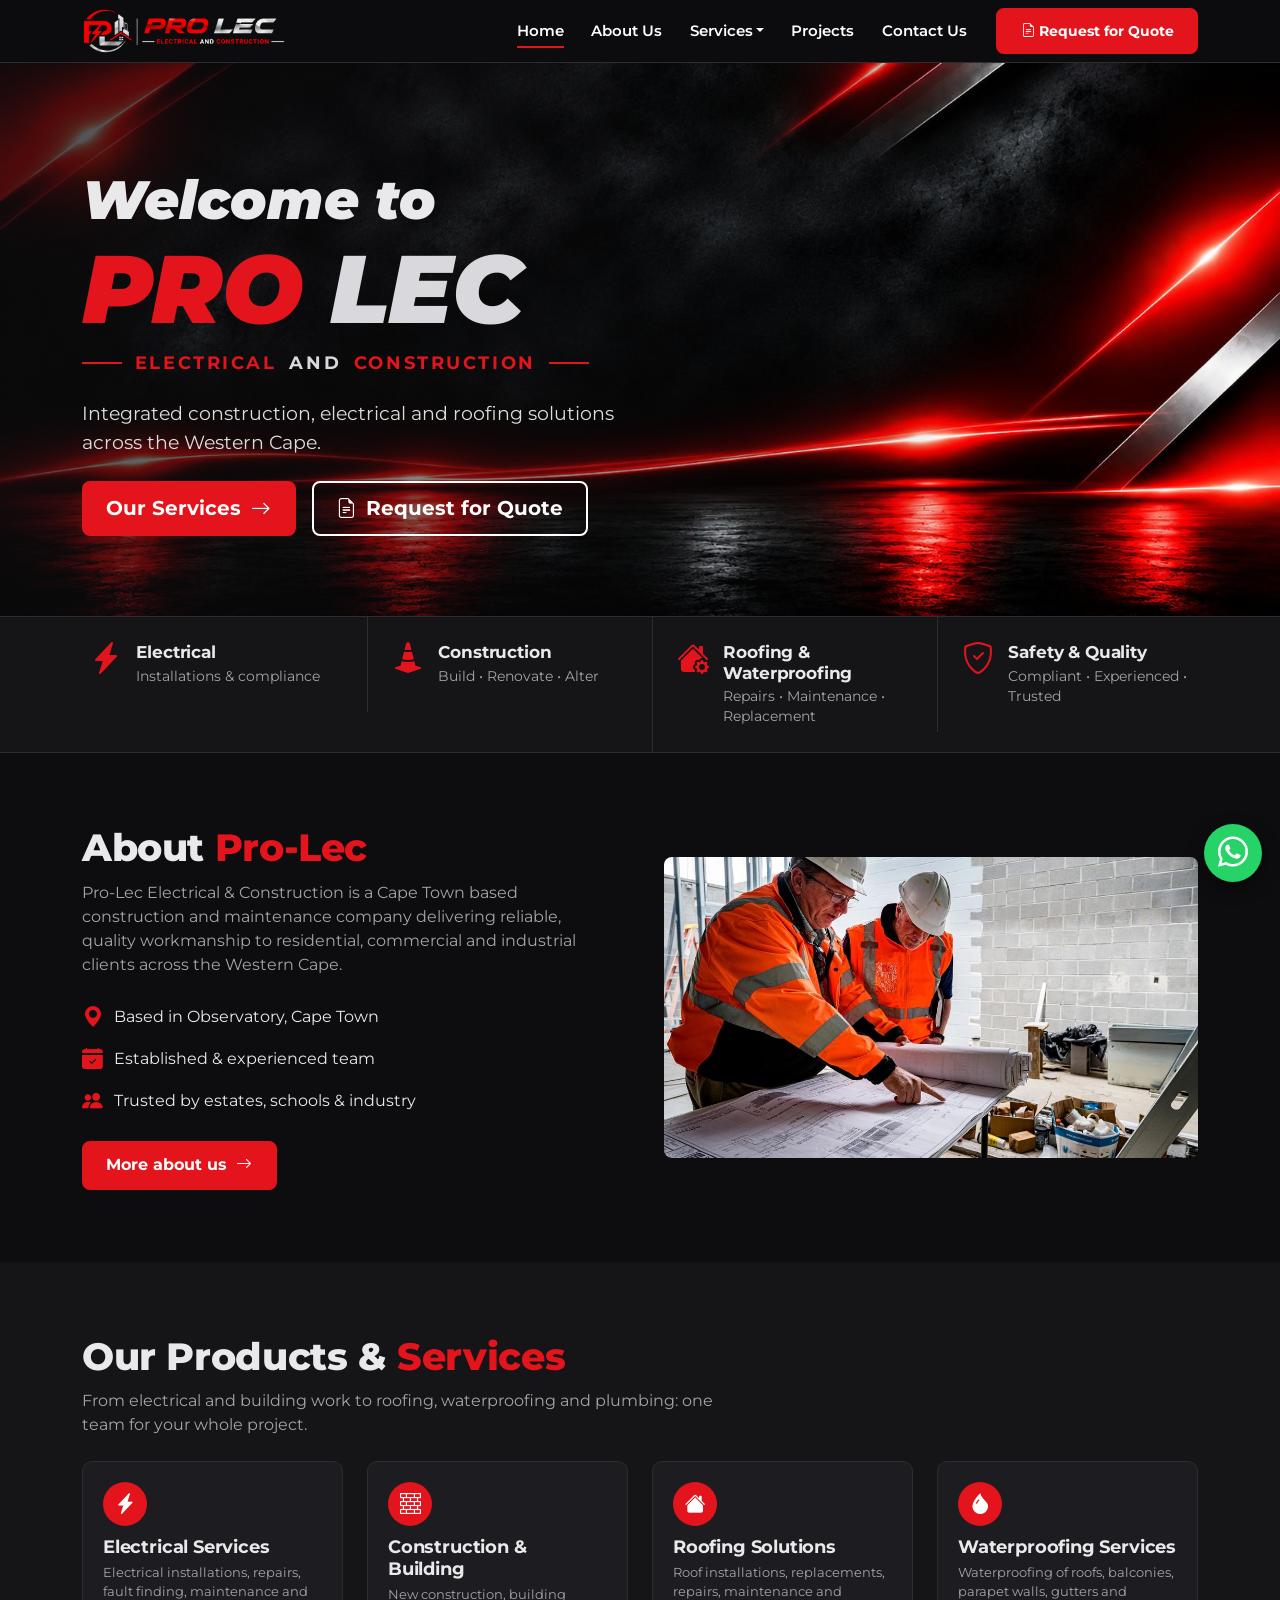
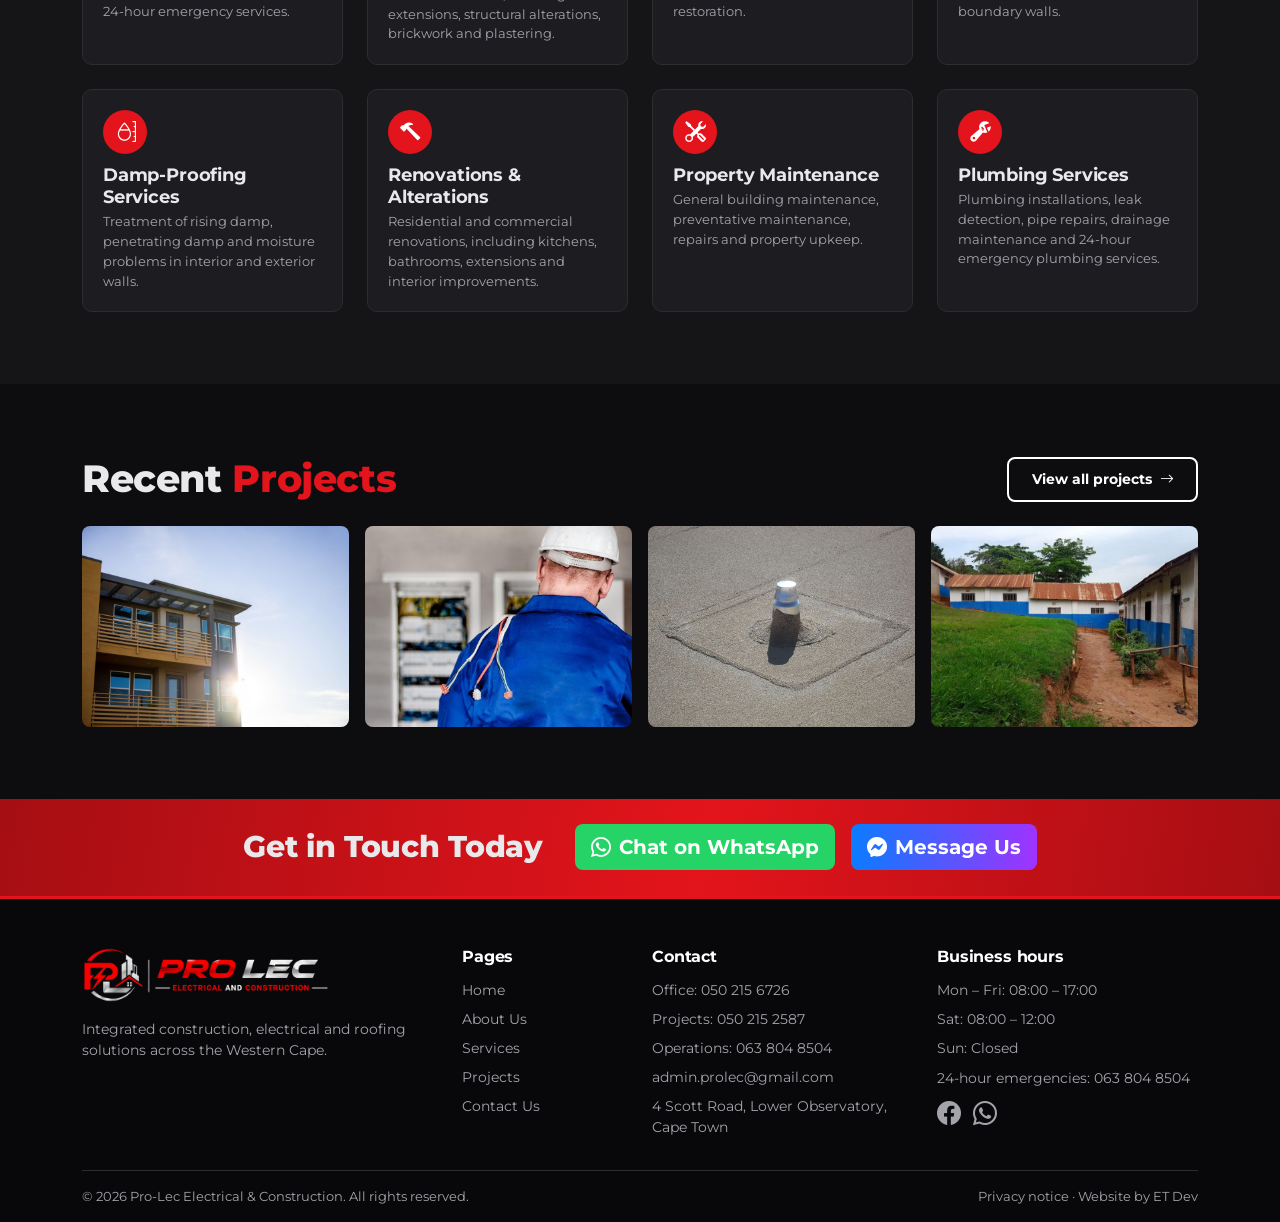
<file: site/index.html>
<!doctype html>
<html lang="en-ZA">
<head>
  <meta charset="utf-8">
  <meta name="viewport" content="width=device-width, initial-scale=1">
  <title>Pro-Lec Electrical &amp; Construction | Cape Town, Western Cape</title>
  <meta name="description" content="Pro-Lec Electrical &amp; Construction: electrical, construction, roofing, waterproofing, damp-proofing and plumbing across Cape Town and the Western Cape, with 24-hour emergency standby.">
  <meta property="og:type" content="website">
  <meta property="og:title" content="Pro-Lec Electrical &amp; Construction">
  <meta property="og:description" content="Pro-Lec Electrical &amp; Construction: electrical, construction, roofing, waterproofing, damp-proofing and plumbing across Cape Town and the Western Cape, with 24-hour emergency standby.">
  <meta property="og:image" content="https://prolec.co.za/assets/img/og-image.jpg">
  <meta property="og:image:width" content="1200">
  <meta property="og:image:height" content="630">
  <meta property="og:url" content="https://prolec.co.za/">
  <meta property="og:site_name" content="Pro-Lec Electrical &amp; Construction">
  <meta property="og:locale" content="en_ZA">
  <meta name="twitter:card" content="summary_large_image">
  <link rel="canonical" href="https://prolec.co.za/">
  <link rel="icon" href="assets/img/favicon-32.png" type="image/png" sizes="32x32">
  <link rel="apple-touch-icon" href="assets/img/apple-touch-icon.png">
  <link rel="preconnect" href="https://fonts.googleapis.com">
  <link rel="preconnect" href="https://fonts.gstatic.com" crossorigin>
  <link href="https://fonts.googleapis.com/css2?family=Montserrat:ital,wght@0,400;0,500;0,600;0,700;0,800;0,900;1,800;1,900&display=swap" rel="stylesheet">
  <link href="https://cdn.jsdelivr.net/npm/bootstrap@5.3.3/dist/css/bootstrap.min.css" rel="stylesheet">
  <link href="https://cdn.jsdelivr.net/npm/bootstrap-icons@1.11.3/font/bootstrap-icons.min.css" rel="stylesheet">
  <link href="assets/css/style.css?v=4" rel="stylesheet">
  <script type="application/ld+json">
{
  "@context": "https://schema.org",
  "@type": "GeneralContractor",
  "name": "Pro-Lec Electrical & Construction",
  "url": "https://prolec.co.za/",
  "logo": "https://prolec.co.za/assets/img/apple-touch-icon.png",
  "image": "https://prolec.co.za/assets/img/og-image.jpg",
  "slogan": "Build With Confidence and Roof With Peace Of Mind",
  "telephone": "+27502156726",
  "email": "admin.prolec@gmail.com",
  "address": {
    "@type": "PostalAddress",
    "streetAddress": "4 Scott Road, Lower Observatory",
    "addressLocality": "Cape Town",
    "postalCode": "7925",
    "addressRegion": "Western Cape",
    "addressCountry": "ZA"
  },
  "areaServed": [
    "Cape Town",
    "Helderberg",
    "Stellenbosch",
    "Paarl",
    "Franschhoek",
    "Northern Suburbs",
    "Atlantic Seaboard",
    "Southern Suburbs",
    "West Coast",
    "False Bay",
    "Overberg"
  ],
  "openingHours": [
    "Mo-Fr 08:00-17:00",
    "Sa 08:00-12:00"
  ],
  "contactPoint": [
    {
      "@type": "ContactPoint",
      "telephone": "+27638048504",
      "contactType": "emergency",
      "hoursAvailable": "Mo-Su 00:00-23:59"
    }
  ],
  "sameAs": [
    "https://www.facebook.com/profile.php?id=61589092294598"
  ]
}
  </script>
</head>
<body>

<header class="site-header sticky-top">
  <nav class="navbar navbar-expand-lg py-2" aria-label="Main">
    <div class="container">
      <a class="brand" href="index.html" aria-label="Pro-Lec home">
        <img src="assets/img/logo.png" alt="Pro-Lec Electrical &amp; Construction" width="205" height="46">
      </a>
      <button class="navbar-toggler" type="button" data-bs-toggle="collapse" data-bs-target="#mainNav" aria-controls="mainNav" aria-expanded="false" aria-label="Toggle navigation">
        <span class="navbar-toggler-icon"></span>
      </button>
      <div class="collapse navbar-collapse" id="mainNav">
        <ul class="navbar-nav ms-auto align-items-lg-center">
          <li class="nav-item"><a class="nav-link active" aria-current="page" href="index.html">Home</a></li>
          <li class="nav-item"><a class="nav-link" href="about.html">About Us</a></li>
          <li class="nav-item dropdown">
            <a class="nav-link dropdown-toggle" href="services.html" role="button" data-bs-toggle="dropdown" aria-expanded="false">Services</a>
            <ul class="dropdown-menu">
              <li><a class="dropdown-item" href="services.html">All services</a></li>
              <li><a class="dropdown-item" href="services.html#electrical">Electrical Services</a></li>
              <li><a class="dropdown-item" href="services.html#construction">Construction &amp; Building</a></li>
              <li><a class="dropdown-item" href="services.html#roofing">Roofing Solutions</a></li>
              <li><a class="dropdown-item" href="services.html#waterproofing">Waterproofing Services</a></li>
              <li><a class="dropdown-item" href="services.html#damp-proofing">Damp-Proofing Services</a></li>
              <li><a class="dropdown-item" href="services.html#renovations">Renovations &amp; Alterations</a></li>
              <li><a class="dropdown-item" href="services.html#maintenance">Property Maintenance</a></li>
              <li><a class="dropdown-item" href="services.html#plumbing">Plumbing Services</a></li>
            </ul>
          </li>
          <li class="nav-item"><a class="nav-link" href="projects.html">Projects</a></li>
          <li class="nav-item"><a class="nav-link" href="contact.html">Contact Us</a></li>
          <li class="nav-item ms-lg-3 mt-2 mt-lg-0"><a class="btn btn-pl btn-sm" href="contact.html?type=quote#enquiry"><i class="bi bi-file-earmark-text me-1"></i>Request for Quote</a></li>
        </ul>
      </div>
    </div>
  </nav>
</header>

<main>
  <!-- Hero: background images (desktop and mobile) are set in style.css -->
  <section class="hero">
    <div class="container position-relative" style="z-index:1">
      <p class="hero-welcome">Welcome to</p>
      <h1 class="hero-name">PRO <span>LEC</span></h1>
      <p class="hero-tag">Electrical <span>and</span> Construction</p>
      <p class="hero-lead">Integrated construction, electrical and roofing solutions across the Western Cape.</p>
      <div class="d-flex flex-wrap gap-3 mt-4">
        <a class="btn btn-pl btn-lg" href="services.html">Our Services <i class="bi bi-arrow-right ms-1"></i></a>
        <a class="btn btn-pl-outline btn-lg" href="contact.html?type=quote#enquiry"><i class="bi bi-file-earmark-text me-1"></i> Request for Quote</a>
      </div>
    </div>
  </section>

  <section class="highlights" aria-label="What we do">
    <div class="container">
      <div class="row">
        <div class="col-sm-6 col-lg-3">
          <div class="highlight"><i class="bi bi-lightning-charge-fill" aria-hidden="true"></i><div><h3>Electrical</h3><p>Installations &amp; compliance</p></div></div>
        </div>
        <div class="col-sm-6 col-lg-3">
          <div class="highlight"><i class="bi bi-cone-striped" aria-hidden="true"></i><div><h3>Construction</h3><p>Build &bull; Renovate &bull; Alter</p></div></div>
        </div>
        <div class="col-sm-6 col-lg-3">
          <div class="highlight"><i class="bi bi-house-gear-fill" aria-hidden="true"></i><div><h3>Roofing &amp; Waterproofing</h3><p>Repairs &bull; Maintenance &bull; Replacement</p></div></div>
        </div>
        <div class="col-sm-6 col-lg-3">
          <div class="highlight"><i class="bi bi-shield-check" aria-hidden="true"></i><div><h3>Safety &amp; Quality</h3><p>Compliant &bull; Experienced &bull; Trusted</p></div></div>
        </div>
      </div>
    </div>
  </section>

  <section class="section">
    <div class="container">
      <div class="row g-5 align-items-center">
        <div class="col-lg-6">
          <h2 class="section-title">About <span class="text-red">Pro-Lec</span></h2>
          <p class="section-lead mb-4">Pro-Lec Electrical &amp; Construction is a Cape Town based construction and maintenance company delivering reliable, quality workmanship to residential, commercial and industrial clients across the Western Cape.</p>
          <ul class="check-list mb-4">
            <li><i class="bi bi-geo-alt-fill" aria-hidden="true"></i> Based in Observatory, Cape Town</li>
            <li><i class="bi bi-calendar-check-fill" aria-hidden="true"></i> Established &amp; experienced team</li>
            <li><i class="bi bi-people-fill" aria-hidden="true"></i> Trusted by estates, schools &amp; industry</li>
          </ul>
          <a class="btn btn-pl" href="about.html">More about us <i class="bi bi-arrow-right ms-1"></i></a>
        </div>
        <div class="col-lg-6">
          <img class="card-img card-img-wide rounded-3" src="assets/img/stock/home-about.jpg" alt="Site supervisors reviewing building plans" loading="lazy">
        </div>
      </div>
    </div>
  </section>

  <section class="section section-alt">
    <div class="container">
      <h2 class="section-title">Our Products &amp; <span class="text-red">Services</span></h2>
      <p class="section-lead mb-4">From electrical and building work to roofing, waterproofing and plumbing: one team for your whole project.</p>
      <div class="row g-4">
        <div class="col-sm-6 col-lg-3">
          <a class="text-reset text-decoration-none" href="services.html#electrical">
            <article class="pl-card"><div class="pl-card-body"><span class="icon-badge"><i class="bi bi-lightning-charge-fill" aria-hidden="true"></i></span><h3>Electrical Services</h3><p class="meta mb-0">Electrical installations, repairs, fault finding, maintenance and 24-hour emergency services.</p></div></article>
          </a>
        </div>
        <div class="col-sm-6 col-lg-3">
          <a class="text-reset text-decoration-none" href="services.html#construction">
            <article class="pl-card"><div class="pl-card-body"><span class="icon-badge"><i class="bi bi-bricks" aria-hidden="true"></i></span><h3>Construction &amp; Building</h3><p class="meta mb-0">New construction, building extensions, structural alterations, brickwork and plastering.</p></div></article>
          </a>
        </div>
        <div class="col-sm-6 col-lg-3">
          <a class="text-reset text-decoration-none" href="services.html#roofing">
            <article class="pl-card"><div class="pl-card-body"><span class="icon-badge"><i class="bi bi-house-fill" aria-hidden="true"></i></span><h3>Roofing Solutions</h3><p class="meta mb-0">Roof installations, replacements, repairs, maintenance and restoration.</p></div></article>
          </a>
        </div>
        <div class="col-sm-6 col-lg-3">
          <a class="text-reset text-decoration-none" href="services.html#waterproofing">
            <article class="pl-card"><div class="pl-card-body"><span class="icon-badge"><i class="bi bi-droplet-fill" aria-hidden="true"></i></span><h3>Waterproofing Services</h3><p class="meta mb-0">Waterproofing of roofs, balconies, parapet walls, gutters and boundary walls.</p></div></article>
          </a>
        </div>
        <div class="col-sm-6 col-lg-3">
          <a class="text-reset text-decoration-none" href="services.html#damp-proofing">
            <article class="pl-card"><div class="pl-card-body"><span class="icon-badge"><i class="bi bi-moisture" aria-hidden="true"></i></span><h3>Damp-Proofing Services</h3><p class="meta mb-0">Treatment of rising damp, penetrating damp and moisture problems in interior and exterior walls.</p></div></article>
          </a>
        </div>
        <div class="col-sm-6 col-lg-3">
          <a class="text-reset text-decoration-none" href="services.html#renovations">
            <article class="pl-card"><div class="pl-card-body"><span class="icon-badge"><i class="bi bi-hammer" aria-hidden="true"></i></span><h3>Renovations &amp; Alterations</h3><p class="meta mb-0">Residential and commercial renovations, including kitchens, bathrooms, extensions and interior improvements.</p></div></article>
          </a>
        </div>
        <div class="col-sm-6 col-lg-3">
          <a class="text-reset text-decoration-none" href="services.html#maintenance">
            <article class="pl-card"><div class="pl-card-body"><span class="icon-badge"><i class="bi bi-tools" aria-hidden="true"></i></span><h3>Property Maintenance</h3><p class="meta mb-0">General building maintenance, preventative maintenance, repairs and property upkeep.</p></div></article>
          </a>
        </div>
        <div class="col-sm-6 col-lg-3">
          <a class="text-reset text-decoration-none" href="services.html#plumbing">
            <article class="pl-card"><div class="pl-card-body"><span class="icon-badge"><i class="bi bi-wrench-adjustable" aria-hidden="true"></i></span><h3>Plumbing Services</h3><p class="meta mb-0">Plumbing installations, leak detection, pipe repairs, drainage maintenance and 24-hour emergency plumbing services.</p></div></article>
          </a>
        </div>
      </div>
    </div>
  </section>

  <section class="section">
    <div class="container">
      <div class="d-flex flex-wrap justify-content-between align-items-end gap-3 mb-4">
        <h2 class="section-title mb-0">Recent <span class="text-red">Projects</span></h2>
        <a class="btn btn-pl-outline btn-sm" href="projects.html">View all projects <i class="bi bi-arrow-right ms-1"></i></a>
      </div>
      <div class="row g-3">
        <div class="col-6 col-lg-3"><img class="card-img rounded-3" src="assets/img/stock/prj-house.jpg" alt="Double-storey home" loading="lazy"></div>
        <div class="col-6 col-lg-3"><img class="card-img rounded-3" src="assets/img/stock/prj-dboard.jpg" alt="Electrician working on a distribution board" loading="lazy"></div>
        <div class="col-6 col-lg-3"><img class="card-img rounded-3" src="assets/img/stock/prj-flatroof.jpg" alt="Waterproofed flat roof" loading="lazy"></div>
        <div class="col-6 col-lg-3"><img class="card-img rounded-3" src="assets/img/stock/prj-school.jpg" alt="School classroom blocks" loading="lazy"></div>
      </div>
    </div>
  </section>

  <section class="cta-bar">
    <div class="container d-flex flex-wrap align-items-center justify-content-center gap-3">
      <h2 class="me-lg-3">Get in Touch Today</h2>
      <a class="btn btn-whatsapp btn-lg" href="https://wa.me/27638048504" target="_blank" rel="noopener"><i class="bi bi-whatsapp me-2"></i>Chat on WhatsApp</a>
      <a class="btn btn-messenger btn-lg" href="https://m.me/61589092294598" target="_blank" rel="noopener"><i class="bi bi-messenger me-2"></i>Message Us</a>
    </div>
  </section>
</main>

<footer class="site-footer pt-5">
  <div class="container">
    <div class="row g-4 pb-4">
      <div class="col-lg-4">
        <img class="footer-logo" src="assets/img/logo.png" alt="Pro-Lec Electrical &amp; Construction" width="250" height="56" loading="lazy">
        <p class="mt-3">Integrated construction, electrical and roofing solutions across the Western Cape.</p>
      </div>
      <div class="col-sm-6 col-lg-2">
        <h2>Pages</h2>
        <ul>
          <li><a href="index.html">Home</a></li>
          <li><a href="about.html">About Us</a></li>
          <li><a href="services.html">Services</a></li>
          <li><a href="projects.html">Projects</a></li>
          <li><a href="contact.html">Contact Us</a></li>
        </ul>
      </div>
      <div class="col-sm-6 col-lg-3">
        <h2>Contact</h2>
        <ul>
          <li><a href="tel:+27502156726">Office: 050 215 6726</a></li>
          <li><a href="tel:+27502152587">Projects: 050 215 2587</a></li>
          <li><a href="tel:+27638048504">Operations: 063 804 8504</a></li>
          <li><a href="mailto:admin.prolec@gmail.com">admin.prolec@gmail.com</a></li>
          <li><a href="https://www.google.com/maps/search/?api=1&amp;query=4+Scott+Road+Lower+Observatory+Cape+Town" target="_blank" rel="noopener">4 Scott Road, Lower Observatory, Cape Town</a></li>
        </ul>
      </div>
      <div class="col-lg-3">
        <h2>Business hours</h2>
        <ul>
          <li>Mon &ndash; Fri: 08:00 &ndash; 17:00</li>
          <li>Sat: 08:00 &ndash; 12:00</li>
          <li>Sun: Closed</li>
          <li class="mt-2">24-hour emergencies: <a href="tel:+27638048504">063 804 8504</a></li>
        </ul>
        <a class="fs-4 me-2" href="https://www.facebook.com/profile.php?id=61589092294598" target="_blank" rel="noopener" aria-label="Pro-Lec on Facebook"><i class="bi bi-facebook"></i></a>
        <a class="fs-4" href="https://wa.me/27638048504" target="_blank" rel="noopener" aria-label="Chat on WhatsApp"><i class="bi bi-whatsapp"></i></a>
      </div>
    </div>
    <div class="footer-bottom d-flex flex-wrap justify-content-between gap-2 py-3">
      <span>&copy; <span data-year>2026</span> Pro-Lec Electrical &amp; Construction. All rights reserved.</span>
      <span><a href="privacy.html">Privacy notice</a> &middot; Website by ET Dev</span>
    </div>
  </div>
</footer>

<a class="wa-float" href="https://wa.me/27638048504" target="_blank" rel="noopener" aria-label="Chat on WhatsApp"><i class="bi bi-whatsapp"></i></a>

<script src="https://cdn.jsdelivr.net/npm/bootstrap@5.3.3/dist/js/bootstrap.bundle.min.js"></script>
<script src="assets/js/main.js?v=4"></script>
</body>
</html>
</file>
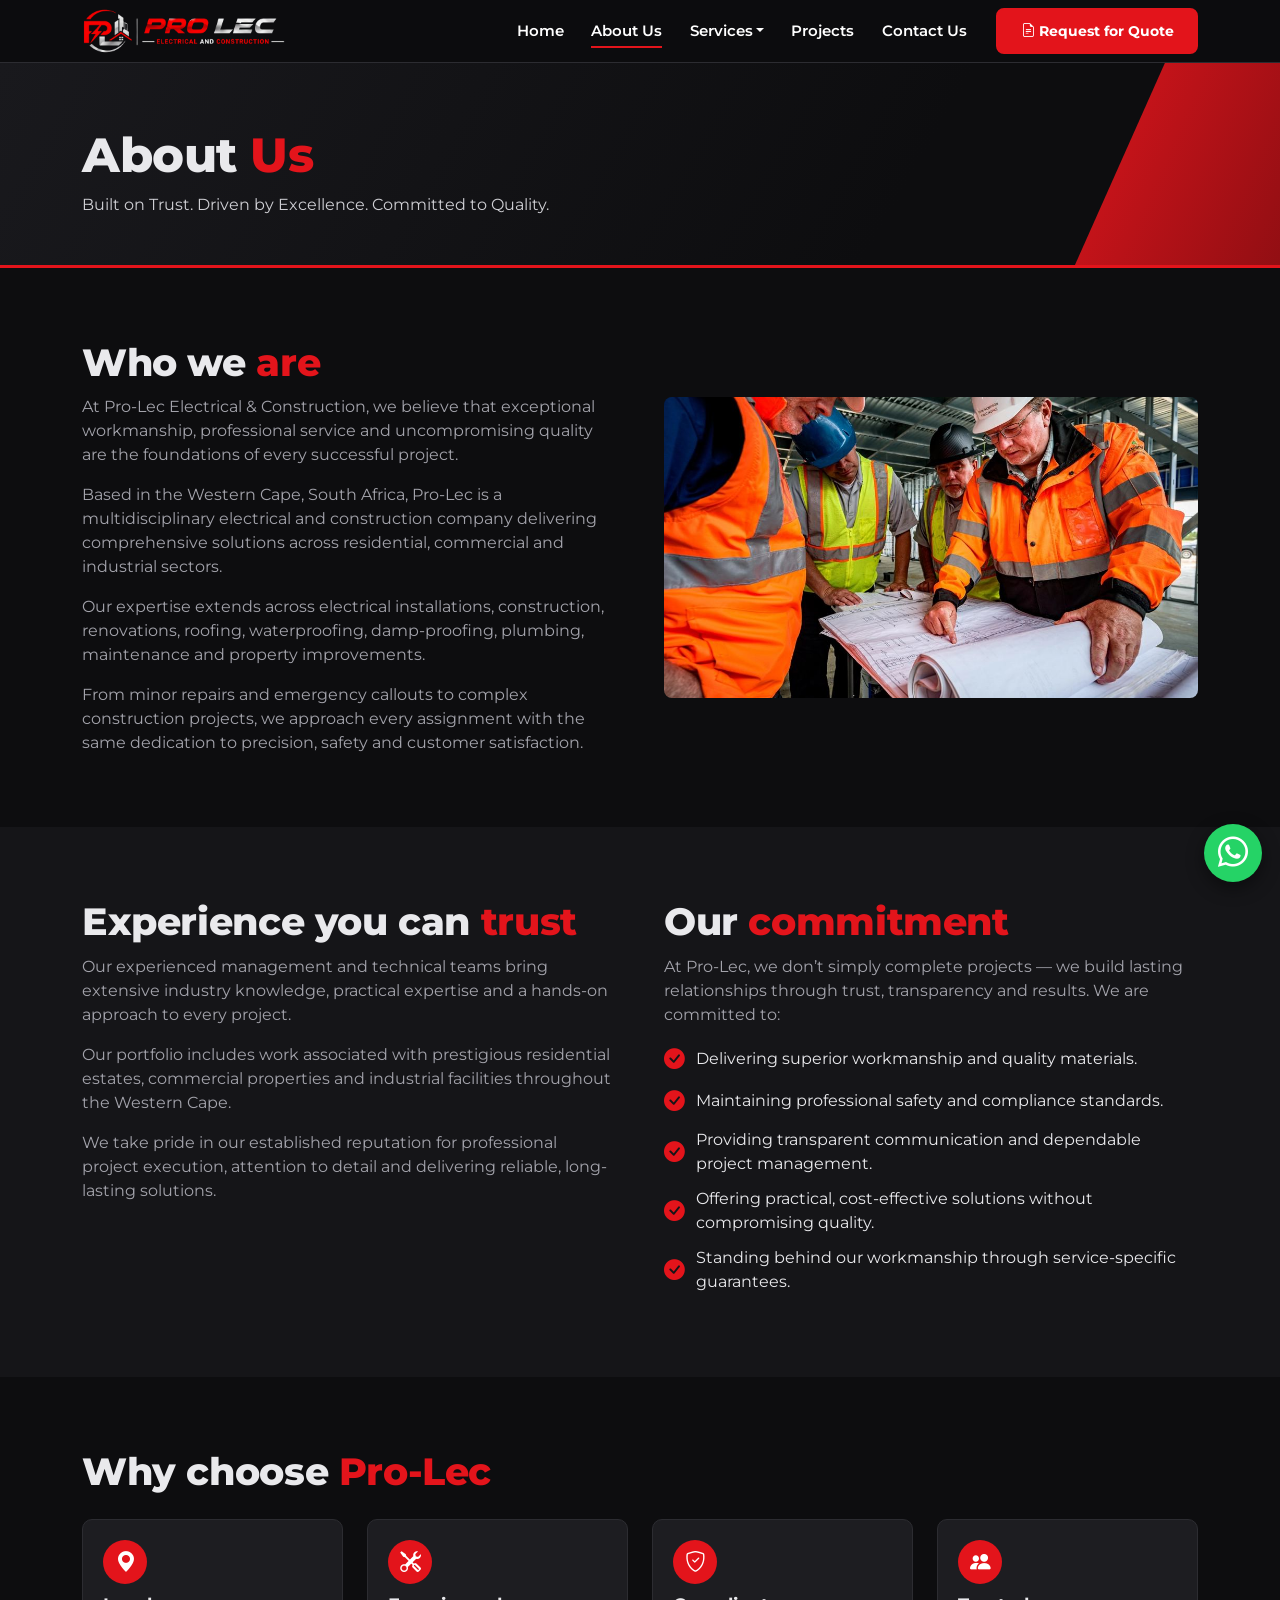
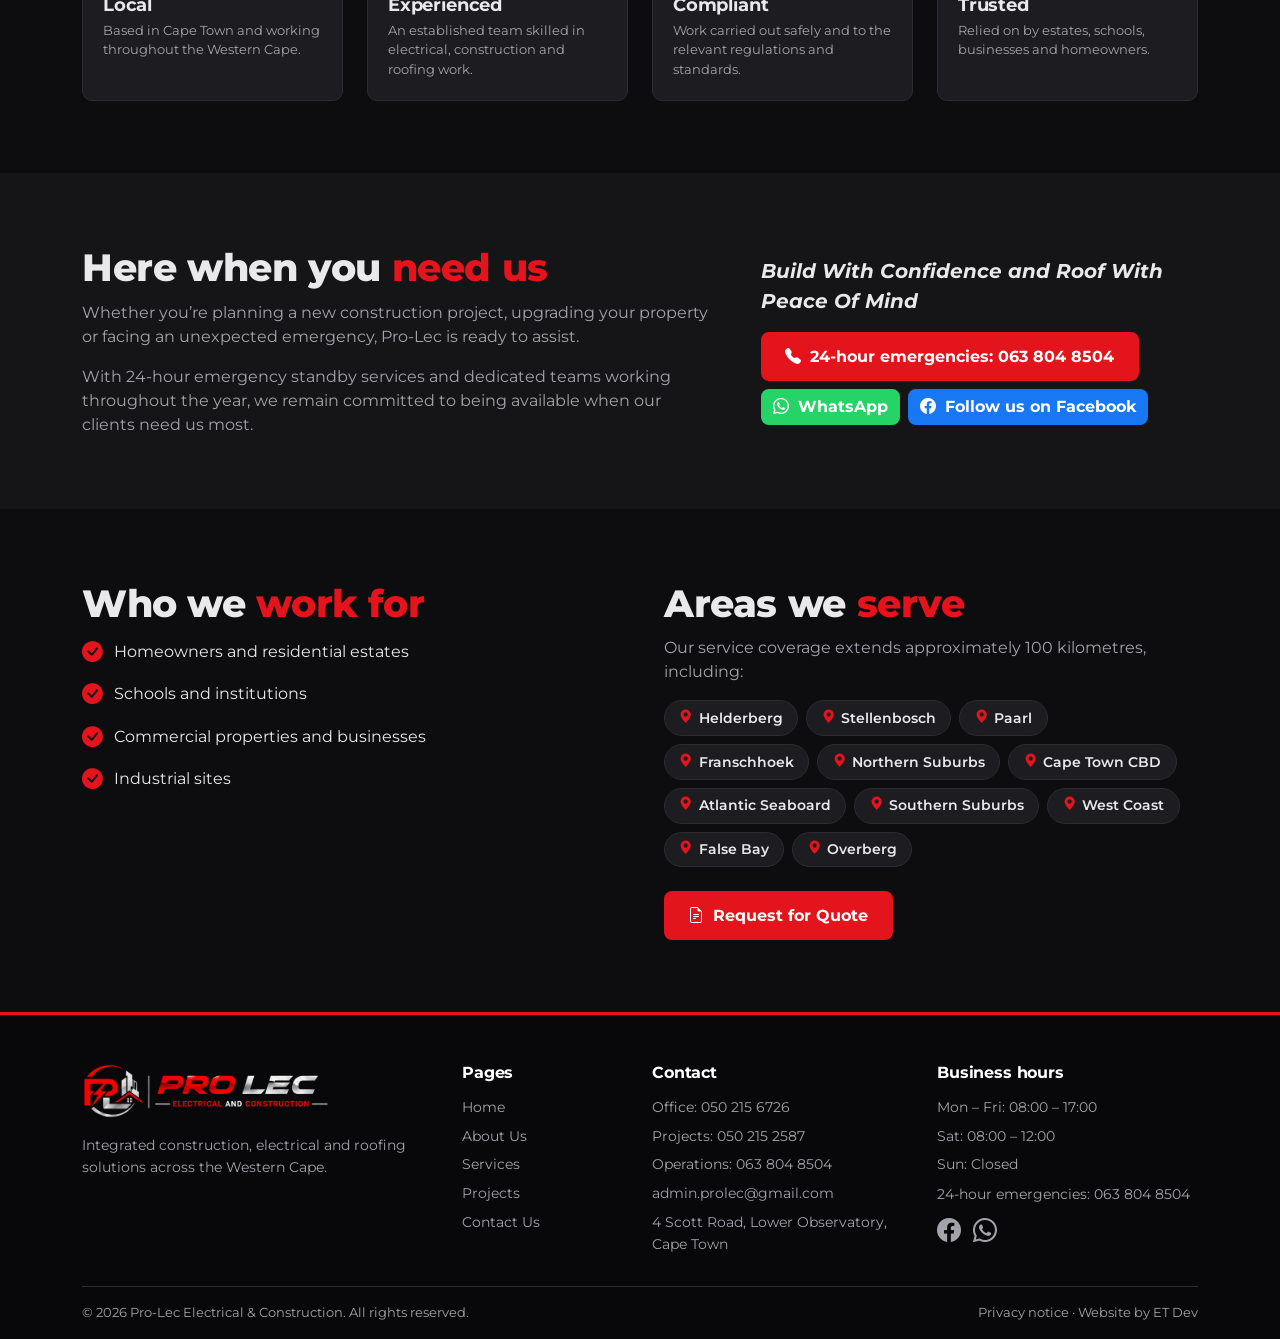
<file: site/about.html>
<!doctype html>
<html lang="en-ZA">
<head>
  <meta charset="utf-8">
  <meta name="viewport" content="width=device-width, initial-scale=1">
  <title>About Us | Pro-Lec Electrical &amp; Construction</title>
  <meta name="description" content="Pro-Lec Electrical &amp; Construction is a multidisciplinary electrical and construction company serving Cape Town, Stellenbosch, Paarl, the Helderberg and the wider Western Cape.">
  <meta property="og:type" content="website">
  <meta property="og:title" content="About Us | Pro-Lec Electrical &amp; Construction">
  <meta property="og:description" content="Pro-Lec Electrical &amp; Construction is a multidisciplinary electrical and construction company serving Cape Town, Stellenbosch, Paarl, the Helderberg and the wider Western Cape.">
  <meta property="og:image" content="https://prolec.co.za/assets/img/og-image.jpg">
  <meta property="og:image:width" content="1200">
  <meta property="og:image:height" content="630">
  <meta property="og:url" content="https://prolec.co.za/about.html">
  <meta property="og:site_name" content="Pro-Lec Electrical &amp; Construction">
  <meta property="og:locale" content="en_ZA">
  <meta name="twitter:card" content="summary_large_image">
  <link rel="canonical" href="https://prolec.co.za/about.html">
  <link rel="icon" href="assets/img/favicon-32.png" type="image/png" sizes="32x32">
  <link rel="apple-touch-icon" href="assets/img/apple-touch-icon.png">
  <link rel="preconnect" href="https://fonts.googleapis.com">
  <link rel="preconnect" href="https://fonts.gstatic.com" crossorigin>
  <link href="https://fonts.googleapis.com/css2?family=Montserrat:ital,wght@0,400;0,500;0,600;0,700;0,800;0,900;1,800;1,900&display=swap" rel="stylesheet">
  <link href="https://cdn.jsdelivr.net/npm/bootstrap@5.3.3/dist/css/bootstrap.min.css" rel="stylesheet">
  <link href="https://cdn.jsdelivr.net/npm/bootstrap-icons@1.11.3/font/bootstrap-icons.min.css" rel="stylesheet">
  <link href="assets/css/style.css?v=4" rel="stylesheet">
</head>
<body>

<header class="site-header sticky-top">
  <nav class="navbar navbar-expand-lg py-2" aria-label="Main">
    <div class="container">
      <a class="brand" href="index.html" aria-label="Pro-Lec home">
        <img src="assets/img/logo.png" alt="Pro-Lec Electrical &amp; Construction" width="205" height="46">
      </a>
      <button class="navbar-toggler" type="button" data-bs-toggle="collapse" data-bs-target="#mainNav" aria-controls="mainNav" aria-expanded="false" aria-label="Toggle navigation">
        <span class="navbar-toggler-icon"></span>
      </button>
      <div class="collapse navbar-collapse" id="mainNav">
        <ul class="navbar-nav ms-auto align-items-lg-center">
          <li class="nav-item"><a class="nav-link" href="index.html">Home</a></li>
          <li class="nav-item"><a class="nav-link active" aria-current="page" href="about.html">About Us</a></li>
          <li class="nav-item dropdown">
            <a class="nav-link dropdown-toggle" href="services.html" role="button" data-bs-toggle="dropdown" aria-expanded="false">Services</a>
            <ul class="dropdown-menu">
              <li><a class="dropdown-item" href="services.html">All services</a></li>
              <li><a class="dropdown-item" href="services.html#electrical">Electrical Services</a></li>
              <li><a class="dropdown-item" href="services.html#construction">Construction &amp; Building</a></li>
              <li><a class="dropdown-item" href="services.html#roofing">Roofing Solutions</a></li>
              <li><a class="dropdown-item" href="services.html#waterproofing">Waterproofing Services</a></li>
              <li><a class="dropdown-item" href="services.html#damp-proofing">Damp-Proofing Services</a></li>
              <li><a class="dropdown-item" href="services.html#renovations">Renovations &amp; Alterations</a></li>
              <li><a class="dropdown-item" href="services.html#maintenance">Property Maintenance</a></li>
              <li><a class="dropdown-item" href="services.html#plumbing">Plumbing Services</a></li>
            </ul>
          </li>
          <li class="nav-item"><a class="nav-link" href="projects.html">Projects</a></li>
          <li class="nav-item"><a class="nav-link" href="contact.html">Contact Us</a></li>
          <li class="nav-item ms-lg-3 mt-2 mt-lg-0"><a class="btn btn-pl btn-sm" href="contact.html?type=quote#enquiry"><i class="bi bi-file-earmark-text me-1"></i>Request for Quote</a></li>
        </ul>
      </div>
    </div>
  </nav>
</header>

<main>
  <section class="page-banner">
    <div class="container">
      <h1>About <span class="text-red">Us</span></h1>
      <p>Built on Trust. Driven by Excellence. Committed to Quality.</p>
    </div>
  </section>

  <section class="section">
    <div class="container">
      <div class="row g-5 align-items-center">
        <div class="col-lg-6">
          <h2 class="section-title">Who we <span class="text-red">are</span></h2>
          <p class="section-lead">At Pro-Lec Electrical &amp; Construction, we believe that exceptional workmanship, professional service and uncompromising quality are the foundations of every successful project.</p>
          <p class="text-muted-pl">Based in the Western Cape, South Africa, Pro-Lec is a multidisciplinary electrical and construction company delivering comprehensive solutions across residential, commercial and industrial sectors.</p>
          <p class="text-muted-pl">Our expertise extends across electrical installations, construction, renovations, roofing, waterproofing, damp-proofing, plumbing, maintenance and property improvements.</p>
          <p class="text-muted-pl mb-0">From minor repairs and emergency callouts to complex construction projects, we approach every assignment with the same dedication to precision, safety and customer satisfaction.</p>
        </div>
        <div class="col-lg-6">
          <img class="card-img card-img-wide rounded-3" src="assets/img/stock/about-team.jpg" alt="Construction team on site reviewing plans" loading="lazy">
        </div>
      </div>
    </div>
  </section>

  <section class="section section-alt">
    <div class="container">
      <div class="row g-5">
        <div class="col-lg-6">
          <h2 class="section-title">Experience you can <span class="text-red">trust</span></h2>
          <p class="text-muted-pl">Our experienced management and technical teams bring extensive industry knowledge, practical expertise and a hands-on approach to every project.</p>
          <p class="text-muted-pl">Our portfolio includes work associated with prestigious residential estates, commercial properties and industrial facilities throughout the Western Cape.</p>
          <p class="text-muted-pl mb-0">We take pride in our established reputation for professional project execution, attention to detail and delivering reliable, long-lasting solutions.</p>
        </div>
        <div class="col-lg-6">
          <h2 class="section-title">Our <span class="text-red">commitment</span></h2>
          <p class="text-muted-pl">At Pro-Lec, we don&rsquo;t simply complete projects &mdash; we build lasting relationships through trust, transparency and results. We are committed to:</p>
          <ul class="check-list mb-0">
            <li><i class="bi bi-check-circle-fill" aria-hidden="true"></i> Delivering superior workmanship and quality materials.</li>
            <li><i class="bi bi-check-circle-fill" aria-hidden="true"></i> Maintaining professional safety and compliance standards.</li>
            <li><i class="bi bi-check-circle-fill" aria-hidden="true"></i> Providing transparent communication and dependable project management.</li>
            <li><i class="bi bi-check-circle-fill" aria-hidden="true"></i> Offering practical, cost-effective solutions without compromising quality.</li>
            <li><i class="bi bi-check-circle-fill" aria-hidden="true"></i> Standing behind our workmanship through service-specific guarantees.</li>
          </ul>
        </div>
      </div>
    </div>
  </section>

  <section class="section">
    <div class="container">
      <h2 class="section-title mb-4">Why choose <span class="text-red">Pro-Lec</span></h2>
      <div class="row g-4">
        <div class="col-sm-6 col-lg-3">
          <article class="pl-card"><div class="pl-card-body"><span class="icon-badge"><i class="bi bi-geo-alt-fill"></i></span><h3>Local</h3><p class="meta mb-0">Based in Cape Town and working throughout the Western Cape.</p></div></article>
        </div>
        <div class="col-sm-6 col-lg-3">
          <article class="pl-card"><div class="pl-card-body"><span class="icon-badge"><i class="bi bi-tools"></i></span><h3>Experienced</h3><p class="meta mb-0">An established team skilled in electrical, construction and roofing work.</p></div></article>
        </div>
        <div class="col-sm-6 col-lg-3">
          <article class="pl-card"><div class="pl-card-body"><span class="icon-badge"><i class="bi bi-shield-check"></i></span><h3>Compliant</h3><p class="meta mb-0">Work carried out safely and to the relevant regulations and standards.</p></div></article>
        </div>
        <div class="col-sm-6 col-lg-3">
          <article class="pl-card"><div class="pl-card-body"><span class="icon-badge"><i class="bi bi-people-fill"></i></span><h3>Trusted</h3><p class="meta mb-0">Relied on by estates, schools, businesses and homeowners.</p></div></article>
        </div>
      </div>
    </div>
  </section>

  <section class="section section-alt">
    <div class="container">
      <div class="row g-5 align-items-center">
        <div class="col-lg-7">
          <h2 class="section-title">Here when you <span class="text-red">need us</span></h2>
          <p class="text-muted-pl">Whether you&rsquo;re planning a new construction project, upgrading your property or facing an unexpected emergency, Pro-Lec is ready to assist.</p>
          <p class="text-muted-pl mb-0">With 24-hour emergency standby services and dedicated teams working throughout the year, we remain committed to being available when our clients need us most.</p>
        </div>
        <div class="col-lg-5">
          <p class="fw-bold fs-5 fst-italic mb-3">Build With Confidence and Roof With Peace Of Mind</p>
          <div class="d-flex flex-wrap gap-2">
            <a class="btn btn-pl" href="tel:+27638048504"><i class="bi bi-telephone-fill me-1"></i> 24-hour emergencies: 063 804 8504</a>
            <a class="btn btn-whatsapp" href="https://wa.me/27638048504" target="_blank" rel="noopener"><i class="bi bi-whatsapp me-1"></i> WhatsApp</a>
            <a class="btn btn-facebook" href="https://www.facebook.com/profile.php?id=61589092294598" target="_blank" rel="noopener"><i class="bi bi-facebook me-1"></i> Follow us on Facebook</a>
          </div>
        </div>
      </div>
    </div>
  </section>

  <section class="section">
    <div class="container">
      <div class="row g-5">
        <div class="col-lg-6">
          <h2 class="section-title">Who we <span class="text-red">work for</span></h2>
          <ul class="check-list">
            <li><i class="bi bi-check-circle-fill"></i> Homeowners and residential estates</li>
            <li><i class="bi bi-check-circle-fill"></i> Schools and institutions</li>
            <li><i class="bi bi-check-circle-fill"></i> Commercial properties and businesses</li>
            <li><i class="bi bi-check-circle-fill"></i> Industrial sites</li>
          </ul>
        </div>
        <div class="col-lg-6">
          <h2 class="section-title">Areas we <span class="text-red">serve</span></h2>
          <p class="text-muted-pl">Our service coverage extends approximately 100 kilometres, including:</p>
          <ul class="area-list">
            <li>Helderberg</li><li>Stellenbosch</li><li>Paarl</li><li>Franschhoek</li><li>Northern Suburbs</li><li>Cape Town CBD</li><li>Atlantic Seaboard</li><li>Southern Suburbs</li><li>West Coast</li><li>False Bay</li><li>Overberg</li>
          </ul>
          <a class="btn btn-pl mt-2" href="contact.html?type=quote#enquiry"><i class="bi bi-file-earmark-text me-1"></i> Request for Quote</a>
        </div>
      </div>
    </div>
  </section>
</main>

<footer class="site-footer pt-5">
  <div class="container">
    <div class="row g-4 pb-4">
      <div class="col-lg-4">
        <img class="footer-logo" src="assets/img/logo.png" alt="Pro-Lec Electrical &amp; Construction" width="250" height="56" loading="lazy">
        <p class="mt-3">Integrated construction, electrical and roofing solutions across the Western Cape.</p>
      </div>
      <div class="col-sm-6 col-lg-2">
        <h2>Pages</h2>
        <ul>
          <li><a href="index.html">Home</a></li>
          <li><a href="about.html">About Us</a></li>
          <li><a href="services.html">Services</a></li>
          <li><a href="projects.html">Projects</a></li>
          <li><a href="contact.html">Contact Us</a></li>
        </ul>
      </div>
      <div class="col-sm-6 col-lg-3">
        <h2>Contact</h2>
        <ul>
          <li><a href="tel:+27502156726">Office: 050 215 6726</a></li>
          <li><a href="tel:+27502152587">Projects: 050 215 2587</a></li>
          <li><a href="tel:+27638048504">Operations: 063 804 8504</a></li>
          <li><a href="mailto:admin.prolec@gmail.com">admin.prolec@gmail.com</a></li>
          <li><a href="https://www.google.com/maps/search/?api=1&amp;query=4+Scott+Road+Lower+Observatory+Cape+Town" target="_blank" rel="noopener">4 Scott Road, Lower Observatory, Cape Town</a></li>
        </ul>
      </div>
      <div class="col-lg-3">
        <h2>Business hours</h2>
        <ul>
          <li>Mon &ndash; Fri: 08:00 &ndash; 17:00</li>
          <li>Sat: 08:00 &ndash; 12:00</li>
          <li>Sun: Closed</li>
          <li class="mt-2">24-hour emergencies: <a href="tel:+27638048504">063 804 8504</a></li>
        </ul>
        <a class="fs-4 me-2" href="https://www.facebook.com/profile.php?id=61589092294598" target="_blank" rel="noopener" aria-label="Pro-Lec on Facebook"><i class="bi bi-facebook"></i></a>
        <a class="fs-4" href="https://wa.me/27638048504" target="_blank" rel="noopener" aria-label="Chat on WhatsApp"><i class="bi bi-whatsapp"></i></a>
      </div>
    </div>
    <div class="footer-bottom d-flex flex-wrap justify-content-between gap-2 py-3">
      <span>&copy; <span data-year>2026</span> Pro-Lec Electrical &amp; Construction. All rights reserved.</span>
      <span><a href="privacy.html">Privacy notice</a> &middot; Website by ET Dev</span>
    </div>
  </div>
</footer>

<a class="wa-float" href="https://wa.me/27638048504" target="_blank" rel="noopener" aria-label="Chat on WhatsApp"><i class="bi bi-whatsapp"></i></a>

<script src="https://cdn.jsdelivr.net/npm/bootstrap@5.3.3/dist/js/bootstrap.bundle.min.js"></script>
<script src="assets/js/main.js?v=4"></script>
</body>
</html>
</file>
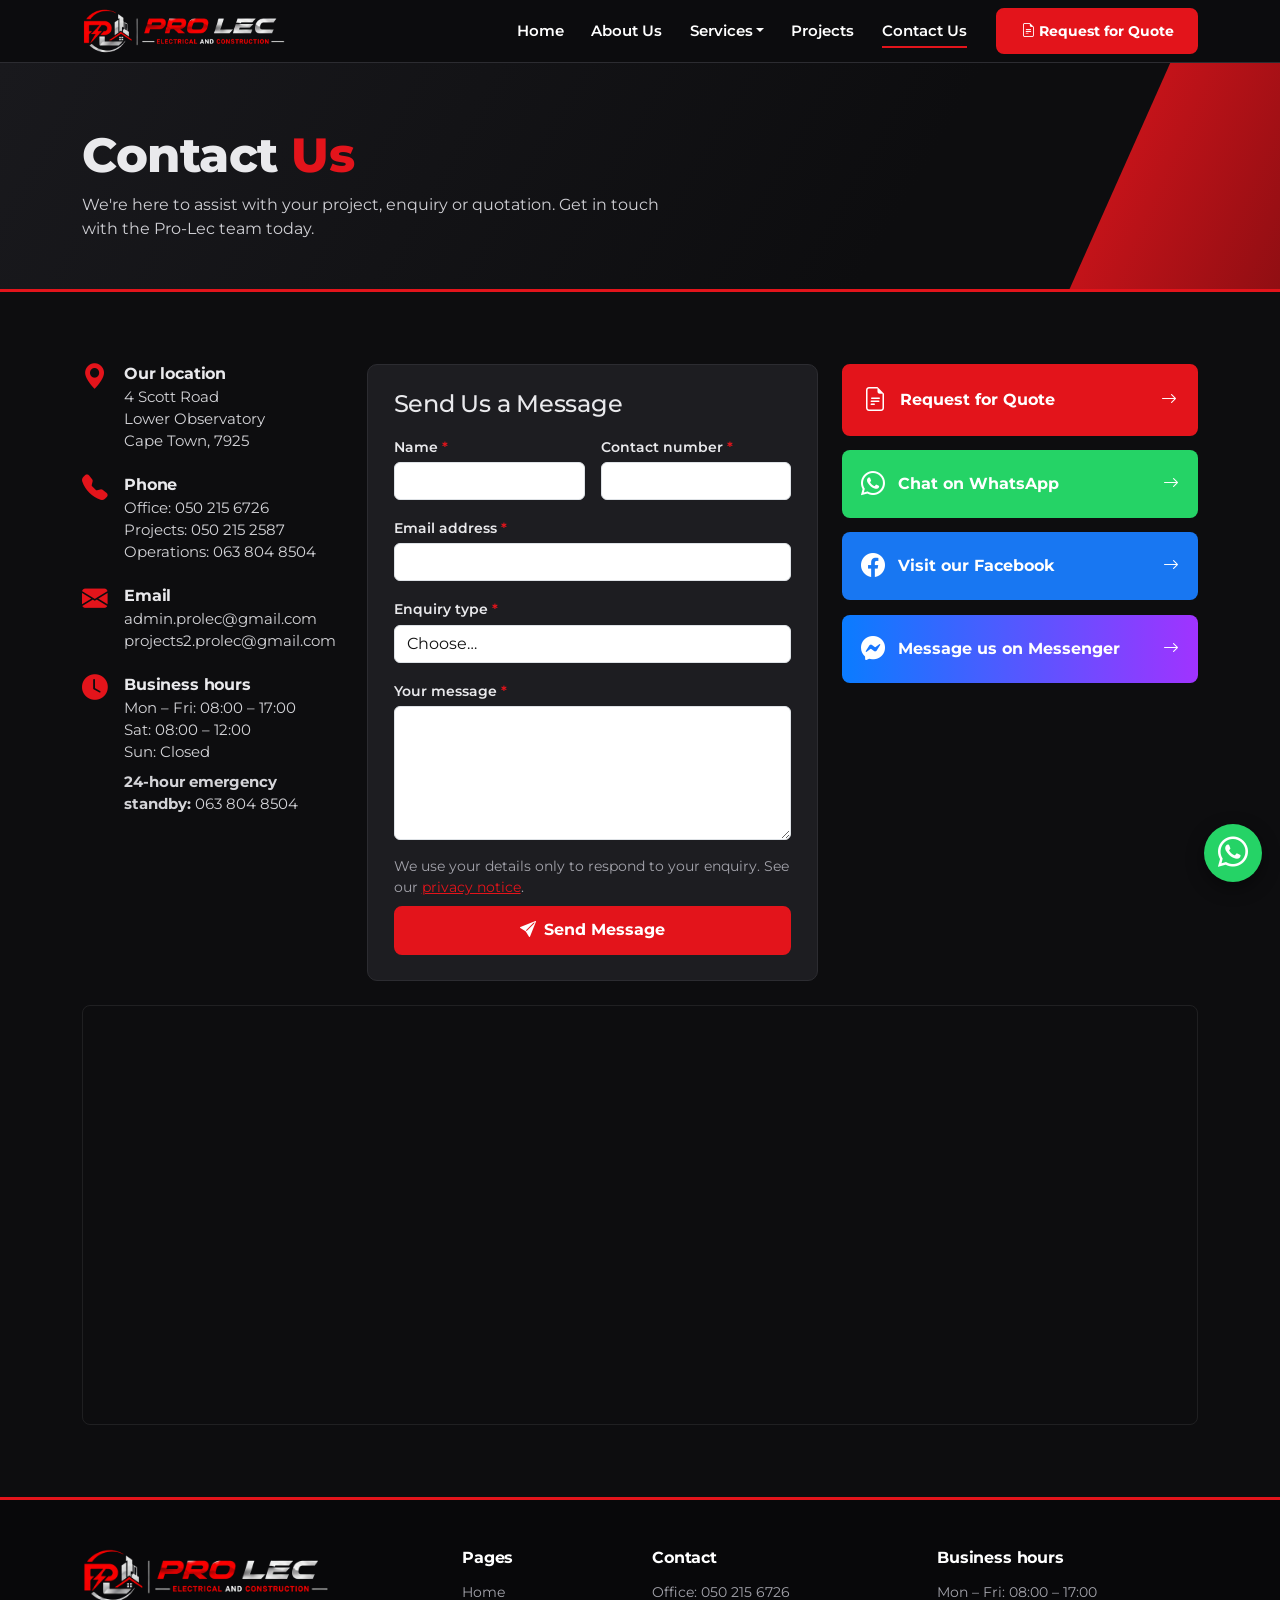
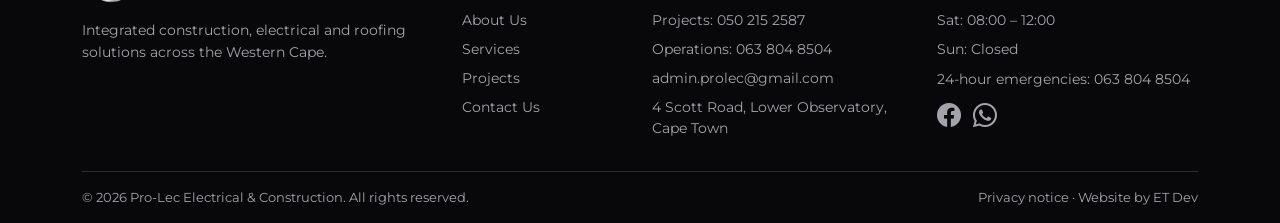
<file: site/contact.html>
<!doctype html>
<html lang="en-ZA">
<head>
  <meta charset="utf-8">
  <meta name="viewport" content="width=device-width, initial-scale=1">
  <title>Contact Us &amp; Request a Quote | Pro-Lec</title>
  <meta name="description" content="Contact Pro-Lec Electrical &amp; Construction in Cape Town. Call, WhatsApp, email or send an enquiry to request a quote.">
  <meta property="og:type" content="website">
  <meta property="og:title" content="Contact Us &amp; Request a Quote | Pro-Lec">
  <meta property="og:description" content="Contact Pro-Lec Electrical &amp; Construction in Cape Town. Call, WhatsApp, email or send an enquiry to request a quote.">
  <meta property="og:image" content="https://prolec.co.za/assets/img/og-image.jpg">
  <meta property="og:image:width" content="1200">
  <meta property="og:image:height" content="630">
  <meta property="og:url" content="https://prolec.co.za/contact.html">
  <meta property="og:site_name" content="Pro-Lec Electrical &amp; Construction">
  <meta property="og:locale" content="en_ZA">
  <meta name="twitter:card" content="summary_large_image">
  <link rel="canonical" href="https://prolec.co.za/contact.html">
  <link rel="icon" href="assets/img/favicon-32.png" type="image/png" sizes="32x32">
  <link rel="apple-touch-icon" href="assets/img/apple-touch-icon.png">
  <link rel="preconnect" href="https://fonts.googleapis.com">
  <link rel="preconnect" href="https://fonts.gstatic.com" crossorigin>
  <link href="https://fonts.googleapis.com/css2?family=Montserrat:ital,wght@0,400;0,500;0,600;0,700;0,800;0,900;1,800;1,900&display=swap" rel="stylesheet">
  <link href="https://cdn.jsdelivr.net/npm/bootstrap@5.3.3/dist/css/bootstrap.min.css" rel="stylesheet">
  <link href="https://cdn.jsdelivr.net/npm/bootstrap-icons@1.11.3/font/bootstrap-icons.min.css" rel="stylesheet">
  <link href="assets/css/style.css?v=4" rel="stylesheet">
</head>
<body>

<header class="site-header sticky-top">
  <nav class="navbar navbar-expand-lg py-2" aria-label="Main">
    <div class="container">
      <a class="brand" href="index.html" aria-label="Pro-Lec home">
        <img src="assets/img/logo.png" alt="Pro-Lec Electrical &amp; Construction" width="205" height="46">
      </a>
      <button class="navbar-toggler" type="button" data-bs-toggle="collapse" data-bs-target="#mainNav" aria-controls="mainNav" aria-expanded="false" aria-label="Toggle navigation">
        <span class="navbar-toggler-icon"></span>
      </button>
      <div class="collapse navbar-collapse" id="mainNav">
        <ul class="navbar-nav ms-auto align-items-lg-center">
          <li class="nav-item"><a class="nav-link" href="index.html">Home</a></li>
          <li class="nav-item"><a class="nav-link" href="about.html">About Us</a></li>
          <li class="nav-item dropdown">
            <a class="nav-link dropdown-toggle" href="services.html" role="button" data-bs-toggle="dropdown" aria-expanded="false">Services</a>
            <ul class="dropdown-menu">
              <li><a class="dropdown-item" href="services.html">All services</a></li>
              <li><a class="dropdown-item" href="services.html#electrical">Electrical Services</a></li>
              <li><a class="dropdown-item" href="services.html#construction">Construction &amp; Building</a></li>
              <li><a class="dropdown-item" href="services.html#roofing">Roofing Solutions</a></li>
              <li><a class="dropdown-item" href="services.html#waterproofing">Waterproofing Services</a></li>
              <li><a class="dropdown-item" href="services.html#damp-proofing">Damp-Proofing Services</a></li>
              <li><a class="dropdown-item" href="services.html#renovations">Renovations &amp; Alterations</a></li>
              <li><a class="dropdown-item" href="services.html#maintenance">Property Maintenance</a></li>
              <li><a class="dropdown-item" href="services.html#plumbing">Plumbing Services</a></li>
            </ul>
          </li>
          <li class="nav-item"><a class="nav-link" href="projects.html">Projects</a></li>
          <li class="nav-item"><a class="nav-link active" aria-current="page" href="contact.html">Contact Us</a></li>
          <li class="nav-item ms-lg-3 mt-2 mt-lg-0"><a class="btn btn-pl btn-sm" href="contact.html?type=quote#enquiry"><i class="bi bi-file-earmark-text me-1"></i>Request for Quote</a></li>
        </ul>
      </div>
    </div>
  </nav>
</header>

<main>
  <section class="page-banner">
    <div class="container">
      <h1>Contact <span class="text-red">Us</span></h1>
      <p>We're here to assist with your project, enquiry or quotation. Get in touch with the Pro-Lec team today.</p>
    </div>
  </section>

  <section class="section">
    <div class="container">
      <div class="row g-4">
        <div class="col-md-6 col-lg-3">
          <div class="contact-item"><i class="bi bi-geo-alt-fill" aria-hidden="true"></i><div><h3>Our location</h3><p><a href="https://www.google.com/maps/search/?api=1&amp;query=4+Scott+Road+Lower+Observatory+Cape+Town" target="_blank" rel="noopener">4 Scott Road<br>Lower Observatory<br>Cape Town, 7925</a></p></div></div>
          <div class="contact-item"><i class="bi bi-telephone-fill" aria-hidden="true"></i><div><h3>Phone</h3>
            <p>Office: <a href="tel:+27502156726">050 215 6726</a></p>
            <p>Projects: <a href="tel:+27502152587">050 215 2587</a></p>
            <p>Operations: <a href="tel:+27638048504">063 804 8504</a></p></div></div>
          <div class="contact-item"><i class="bi bi-envelope-fill" aria-hidden="true"></i><div><h3>Email</h3>
            <p><a href="mailto:admin.prolec@gmail.com">admin.prolec@gmail.com</a></p>
            <p><a href="mailto:projects2.prolec@gmail.com">projects2.prolec@gmail.com</a></p></div></div>
          <div class="contact-item"><i class="bi bi-clock-fill" aria-hidden="true"></i><div><h3>Business hours</h3>
            <p>Mon &ndash; Fri: 08:00 &ndash; 17:00</p>
            <p>Sat: 08:00 &ndash; 12:00</p>
            <p>Sun: Closed</p>
            <p class="mt-2"><strong>24-hour emergency standby:</strong> <a href="tel:+27638048504">063 804 8504</a></p></div></div>
        </div>

        <div class="col-md-6 col-lg-5" id="enquiry">
          <div class="form-panel">
            <h2 class="h4 mb-3">Send Us a Message</h2>
            <!-- Form service: replace YOUR_FORM_ID with the Formspree form ID (see README) -->
            <form id="enquiry-form" action="https://formspree.io/f/YOUR_FORM_ID" method="POST" novalidate>
              <div class="row g-3">
                <div class="col-sm-6">
                  <label for="name">Name <span class="req">*</span></label>
                  <input class="form-control" id="name" name="name" autocomplete="name" required>
                  <div class="invalid-feedback">Please enter your name.</div>
                </div>
                <div class="col-sm-6">
                  <label for="phone">Contact number <span class="req">*</span></label>
                  <input class="form-control" id="phone" name="phone" type="tel" autocomplete="tel" required pattern="[0-9 +()-]{9,}">
                  <div class="invalid-feedback">Please enter a valid phone number.</div>
                </div>
                <div class="col-12">
                  <label for="email">Email address <span class="req">*</span></label>
                  <input class="form-control" id="email" name="email" type="email" autocomplete="email" required>
                  <div class="invalid-feedback">Please enter a valid email address.</div>
                </div>
                <div class="col-12">
                  <label for="enquiry-type">Enquiry type <span class="req">*</span></label>
                  <select class="form-select" id="enquiry-type" name="enquiry_type" required>
                    <option value="" selected disabled>Choose&hellip;</option>
                    <option>Request for Quote</option>
                    <option>Electrical Services</option>
                    <option>Construction &amp; Building</option>
                    <option>Roofing Solutions</option>
                    <option>Waterproofing Services</option>
                    <option>Damp-Proofing Services</option>
                    <option>Renovations &amp; Alterations</option>
                    <option>Property Maintenance</option>
                    <option>Plumbing Services</option>
                    <option>General enquiry</option>
                  </select>
                  <div class="invalid-feedback">Please choose an enquiry type.</div>
                </div>
                <div class="col-12">
                  <label for="message">Your message <span class="req">*</span></label>
                  <textarea class="form-control" id="message" name="message" rows="5" required></textarea>
                  <div class="invalid-feedback">Please enter a message.</div>
                </div>
                <div class="hp-field" aria-hidden="true">
                  <label for="gotcha">Leave this field empty</label>
                  <input id="gotcha" name="_gotcha" tabindex="-1" autocomplete="off">
                </div>
                <div class="col-12">
                  <p class="small text-muted-pl mb-2">We use your details only to respond to your enquiry. See our <a href="privacy.html">privacy notice</a>.</p>
                  <button class="btn btn-pl w-100" type="submit"><i class="bi bi-send-fill me-2"></i>Send Message</button>
                  <div id="form-status" role="status" hidden></div>
                </div>
              </div>
            </form>
          </div>
        </div>

        <div class="col-lg-4">
          <a class="btn btn-pl quick-link" href="#enquiry" onclick="document.getElementById('enquiry-type').value='Request for Quote'"><i class="bi bi-file-earmark-text"></i><span class="me-auto">Request for Quote</span><i class="bi bi-arrow-right"></i></a>
          <a class="btn btn-whatsapp quick-link" href="https://wa.me/27638048504" target="_blank" rel="noopener"><i class="bi bi-whatsapp"></i><span class="me-auto">Chat on WhatsApp</span><i class="bi bi-arrow-right"></i></a>
          <a class="btn btn-facebook quick-link" href="https://www.facebook.com/profile.php?id=61589092294598" target="_blank" rel="noopener"><i class="bi bi-facebook"></i><span class="me-auto">Visit our Facebook</span><i class="bi bi-arrow-right"></i></a>
          <a class="btn btn-messenger quick-link" href="https://m.me/61589092294598" target="_blank" rel="noopener"><i class="bi bi-messenger"></i><span class="me-auto">Message us on Messenger</span><i class="bi bi-arrow-right"></i></a>
        </div>

        <div class="col-12">
          <div class="map-embed">
            <iframe src="https://maps.google.com/maps?q=4%20Scott%20Road%2C%20Lower%20Observatory%2C%20Cape%20Town&amp;z=16&amp;output=embed" title="Map showing Pro-Lec at 4 Scott Road, Lower Observatory, Cape Town" loading="lazy" referrerpolicy="no-referrer-when-downgrade" allowfullscreen></iframe>
          </div>
        </div>
      </div>
    </div>
  </section>
</main>

<footer class="site-footer pt-5">
  <div class="container">
    <div class="row g-4 pb-4">
      <div class="col-lg-4">
        <img class="footer-logo" src="assets/img/logo.png" alt="Pro-Lec Electrical &amp; Construction" width="250" height="56" loading="lazy">
        <p class="mt-3">Integrated construction, electrical and roofing solutions across the Western Cape.</p>
      </div>
      <div class="col-sm-6 col-lg-2">
        <h2>Pages</h2>
        <ul>
          <li><a href="index.html">Home</a></li>
          <li><a href="about.html">About Us</a></li>
          <li><a href="services.html">Services</a></li>
          <li><a href="projects.html">Projects</a></li>
          <li><a href="contact.html">Contact Us</a></li>
        </ul>
      </div>
      <div class="col-sm-6 col-lg-3">
        <h2>Contact</h2>
        <ul>
          <li><a href="tel:+27502156726">Office: 050 215 6726</a></li>
          <li><a href="tel:+27502152587">Projects: 050 215 2587</a></li>
          <li><a href="tel:+27638048504">Operations: 063 804 8504</a></li>
          <li><a href="mailto:admin.prolec@gmail.com">admin.prolec@gmail.com</a></li>
          <li><a href="https://www.google.com/maps/search/?api=1&amp;query=4+Scott+Road+Lower+Observatory+Cape+Town" target="_blank" rel="noopener">4 Scott Road, Lower Observatory, Cape Town</a></li>
        </ul>
      </div>
      <div class="col-lg-3">
        <h2>Business hours</h2>
        <ul>
          <li>Mon &ndash; Fri: 08:00 &ndash; 17:00</li>
          <li>Sat: 08:00 &ndash; 12:00</li>
          <li>Sun: Closed</li>
          <li class="mt-2">24-hour emergencies: <a href="tel:+27638048504">063 804 8504</a></li>
        </ul>
        <a class="fs-4 me-2" href="https://www.facebook.com/profile.php?id=61589092294598" target="_blank" rel="noopener" aria-label="Pro-Lec on Facebook"><i class="bi bi-facebook"></i></a>
        <a class="fs-4" href="https://wa.me/27638048504" target="_blank" rel="noopener" aria-label="Chat on WhatsApp"><i class="bi bi-whatsapp"></i></a>
      </div>
    </div>
    <div class="footer-bottom d-flex flex-wrap justify-content-between gap-2 py-3">
      <span>&copy; <span data-year>2026</span> Pro-Lec Electrical &amp; Construction. All rights reserved.</span>
      <span><a href="privacy.html">Privacy notice</a> &middot; Website by ET Dev</span>
    </div>
  </div>
</footer>

<a class="wa-float" href="https://wa.me/27638048504" target="_blank" rel="noopener" aria-label="Chat on WhatsApp"><i class="bi bi-whatsapp"></i></a>

<script src="https://cdn.jsdelivr.net/npm/bootstrap@5.3.3/dist/js/bootstrap.bundle.min.js"></script>
<script src="assets/js/main.js?v=4"></script>
</body>
</html>
</file>
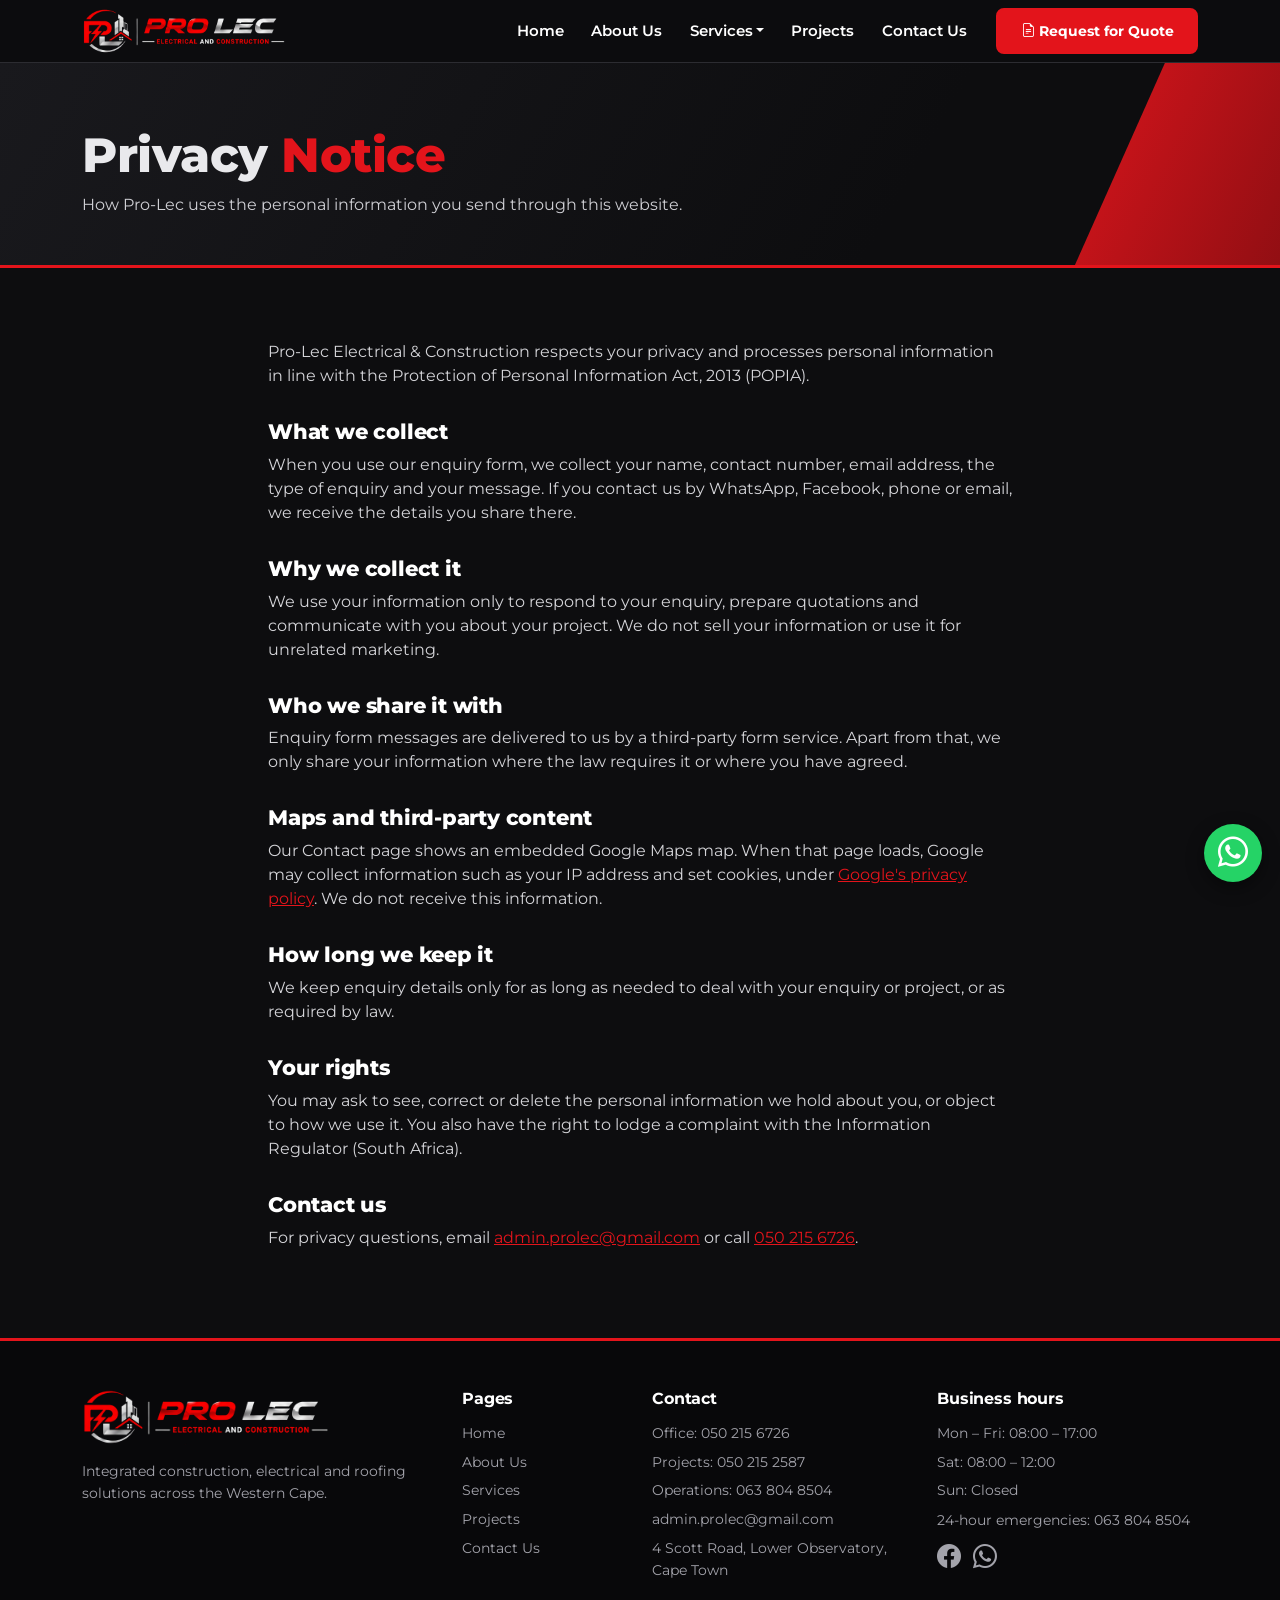
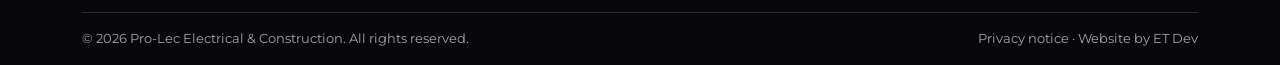
<file: site/privacy.html>
<!doctype html>
<html lang="en-ZA">
<head>
  <meta name="robots" content="noindex">
  <meta charset="utf-8">
  <meta name="viewport" content="width=device-width, initial-scale=1">
  <title>Privacy Notice | Pro-Lec Electrical &amp; Construction</title>
  <meta name="description" content="How Pro-Lec Electrical &amp; Construction processes personal information under POPIA.">
  <meta property="og:type" content="website">
  <meta property="og:title" content="Privacy Notice | Pro-Lec Electrical &amp; Construction">
  <meta property="og:description" content="How Pro-Lec Electrical &amp; Construction processes personal information under POPIA.">
  <meta property="og:image" content="https://prolec.co.za/assets/img/og-image.jpg">
  <meta property="og:image:width" content="1200">
  <meta property="og:image:height" content="630">
  <meta property="og:url" content="https://prolec.co.za/privacy.html">
  <meta property="og:site_name" content="Pro-Lec Electrical &amp; Construction">
  <meta property="og:locale" content="en_ZA">
  <meta name="twitter:card" content="summary_large_image">
  <link rel="canonical" href="https://prolec.co.za/privacy.html">
  <link rel="icon" href="assets/img/favicon-32.png" type="image/png" sizes="32x32">
  <link rel="apple-touch-icon" href="assets/img/apple-touch-icon.png">
  <link rel="preconnect" href="https://fonts.googleapis.com">
  <link rel="preconnect" href="https://fonts.gstatic.com" crossorigin>
  <link href="https://fonts.googleapis.com/css2?family=Montserrat:ital,wght@0,400;0,500;0,600;0,700;0,800;0,900;1,800;1,900&display=swap" rel="stylesheet">
  <link href="https://cdn.jsdelivr.net/npm/bootstrap@5.3.3/dist/css/bootstrap.min.css" rel="stylesheet">
  <link href="https://cdn.jsdelivr.net/npm/bootstrap-icons@1.11.3/font/bootstrap-icons.min.css" rel="stylesheet">
  <link href="assets/css/style.css?v=4" rel="stylesheet">
</head>
<body>

<header class="site-header sticky-top">
  <nav class="navbar navbar-expand-lg py-2" aria-label="Main">
    <div class="container">
      <a class="brand" href="index.html" aria-label="Pro-Lec home">
        <img src="assets/img/logo.png" alt="Pro-Lec Electrical &amp; Construction" width="205" height="46">
      </a>
      <button class="navbar-toggler" type="button" data-bs-toggle="collapse" data-bs-target="#mainNav" aria-controls="mainNav" aria-expanded="false" aria-label="Toggle navigation">
        <span class="navbar-toggler-icon"></span>
      </button>
      <div class="collapse navbar-collapse" id="mainNav">
        <ul class="navbar-nav ms-auto align-items-lg-center">
          <li class="nav-item"><a class="nav-link" href="index.html">Home</a></li>
          <li class="nav-item"><a class="nav-link" href="about.html">About Us</a></li>
          <li class="nav-item dropdown">
            <a class="nav-link dropdown-toggle" href="services.html" role="button" data-bs-toggle="dropdown" aria-expanded="false">Services</a>
            <ul class="dropdown-menu">
              <li><a class="dropdown-item" href="services.html">All services</a></li>
              <li><a class="dropdown-item" href="services.html#electrical">Electrical Services</a></li>
              <li><a class="dropdown-item" href="services.html#construction">Construction &amp; Building</a></li>
              <li><a class="dropdown-item" href="services.html#roofing">Roofing Solutions</a></li>
              <li><a class="dropdown-item" href="services.html#waterproofing">Waterproofing Services</a></li>
              <li><a class="dropdown-item" href="services.html#damp-proofing">Damp-Proofing Services</a></li>
              <li><a class="dropdown-item" href="services.html#renovations">Renovations &amp; Alterations</a></li>
              <li><a class="dropdown-item" href="services.html#maintenance">Property Maintenance</a></li>
              <li><a class="dropdown-item" href="services.html#plumbing">Plumbing Services</a></li>
            </ul>
          </li>
          <li class="nav-item"><a class="nav-link" href="projects.html">Projects</a></li>
          <li class="nav-item"><a class="nav-link" href="contact.html">Contact Us</a></li>
          <li class="nav-item ms-lg-3 mt-2 mt-lg-0"><a class="btn btn-pl btn-sm" href="contact.html?type=quote#enquiry"><i class="bi bi-file-earmark-text me-1"></i>Request for Quote</a></li>
        </ul>
      </div>
    </div>
  </nav>
</header>

<main>
  <section class="page-banner">
    <div class="container">
      <h1>Privacy <span class="text-red">Notice</span></h1>
      <p>How Pro-Lec uses the personal information you send through this website.</p>
    </div>
  </section>

  <section class="section">
    <div class="container prose">
      <!-- Standard wording. Pro-Lec must confirm it suits the business before launch. -->
      <p>Pro-Lec Electrical &amp; Construction respects your privacy and processes personal information in line with the Protection of Personal Information Act, 2013 (POPIA).</p>

      <h2>What we collect</h2>
      <p>When you use our enquiry form, we collect your name, contact number, email address, the type of enquiry and your message. If you contact us by WhatsApp, Facebook, phone or email, we receive the details you share there.</p>

      <h2>Why we collect it</h2>
      <p>We use your information only to respond to your enquiry, prepare quotations and communicate with you about your project. We do not sell your information or use it for unrelated marketing.</p>

      <h2>Who we share it with</h2>
      <p>Enquiry form messages are delivered to us by a third-party form service. Apart from that, we only share your information where the law requires it or where you have agreed.</p>

      <h2>Maps and third-party content</h2>
      <p>Our Contact page shows an embedded Google Maps map. When that page loads, Google may collect information such as your IP address and set cookies, under <a href="https://policies.google.com/privacy" target="_blank" rel="noopener">Google's privacy policy</a>. We do not receive this information.</p>

      <h2>How long we keep it</h2>
      <p>We keep enquiry details only for as long as needed to deal with your enquiry or project, or as required by law.</p>

      <h2>Your rights</h2>
      <p>You may ask to see, correct or delete the personal information we hold about you, or object to how we use it. You also have the right to lodge a complaint with the Information Regulator (South Africa).</p>

      <h2>Contact us</h2>
      <p>For privacy questions, email <a href="mailto:admin.prolec@gmail.com">admin.prolec@gmail.com</a> or call <a href="tel:+27502156726">050 215 6726</a>.</p>
    </div>
  </section>
</main>

<footer class="site-footer pt-5">
  <div class="container">
    <div class="row g-4 pb-4">
      <div class="col-lg-4">
        <img class="footer-logo" src="assets/img/logo.png" alt="Pro-Lec Electrical &amp; Construction" width="250" height="56" loading="lazy">
        <p class="mt-3">Integrated construction, electrical and roofing solutions across the Western Cape.</p>
      </div>
      <div class="col-sm-6 col-lg-2">
        <h2>Pages</h2>
        <ul>
          <li><a href="index.html">Home</a></li>
          <li><a href="about.html">About Us</a></li>
          <li><a href="services.html">Services</a></li>
          <li><a href="projects.html">Projects</a></li>
          <li><a href="contact.html">Contact Us</a></li>
        </ul>
      </div>
      <div class="col-sm-6 col-lg-3">
        <h2>Contact</h2>
        <ul>
          <li><a href="tel:+27502156726">Office: 050 215 6726</a></li>
          <li><a href="tel:+27502152587">Projects: 050 215 2587</a></li>
          <li><a href="tel:+27638048504">Operations: 063 804 8504</a></li>
          <li><a href="mailto:admin.prolec@gmail.com">admin.prolec@gmail.com</a></li>
          <li><a href="https://www.google.com/maps/search/?api=1&amp;query=4+Scott+Road+Lower+Observatory+Cape+Town" target="_blank" rel="noopener">4 Scott Road, Lower Observatory, Cape Town</a></li>
        </ul>
      </div>
      <div class="col-lg-3">
        <h2>Business hours</h2>
        <ul>
          <li>Mon &ndash; Fri: 08:00 &ndash; 17:00</li>
          <li>Sat: 08:00 &ndash; 12:00</li>
          <li>Sun: Closed</li>
          <li class="mt-2">24-hour emergencies: <a href="tel:+27638048504">063 804 8504</a></li>
        </ul>
        <a class="fs-4 me-2" href="https://www.facebook.com/profile.php?id=61589092294598" target="_blank" rel="noopener" aria-label="Pro-Lec on Facebook"><i class="bi bi-facebook"></i></a>
        <a class="fs-4" href="https://wa.me/27638048504" target="_blank" rel="noopener" aria-label="Chat on WhatsApp"><i class="bi bi-whatsapp"></i></a>
      </div>
    </div>
    <div class="footer-bottom d-flex flex-wrap justify-content-between gap-2 py-3">
      <span>&copy; <span data-year>2026</span> Pro-Lec Electrical &amp; Construction. All rights reserved.</span>
      <span><a href="privacy.html">Privacy notice</a> &middot; Website by ET Dev</span>
    </div>
  </div>
</footer>

<a class="wa-float" href="https://wa.me/27638048504" target="_blank" rel="noopener" aria-label="Chat on WhatsApp"><i class="bi bi-whatsapp"></i></a>

<script src="https://cdn.jsdelivr.net/npm/bootstrap@5.3.3/dist/js/bootstrap.bundle.min.js"></script>
<script src="assets/js/main.js?v=4"></script>
</body>
</html>
</file>
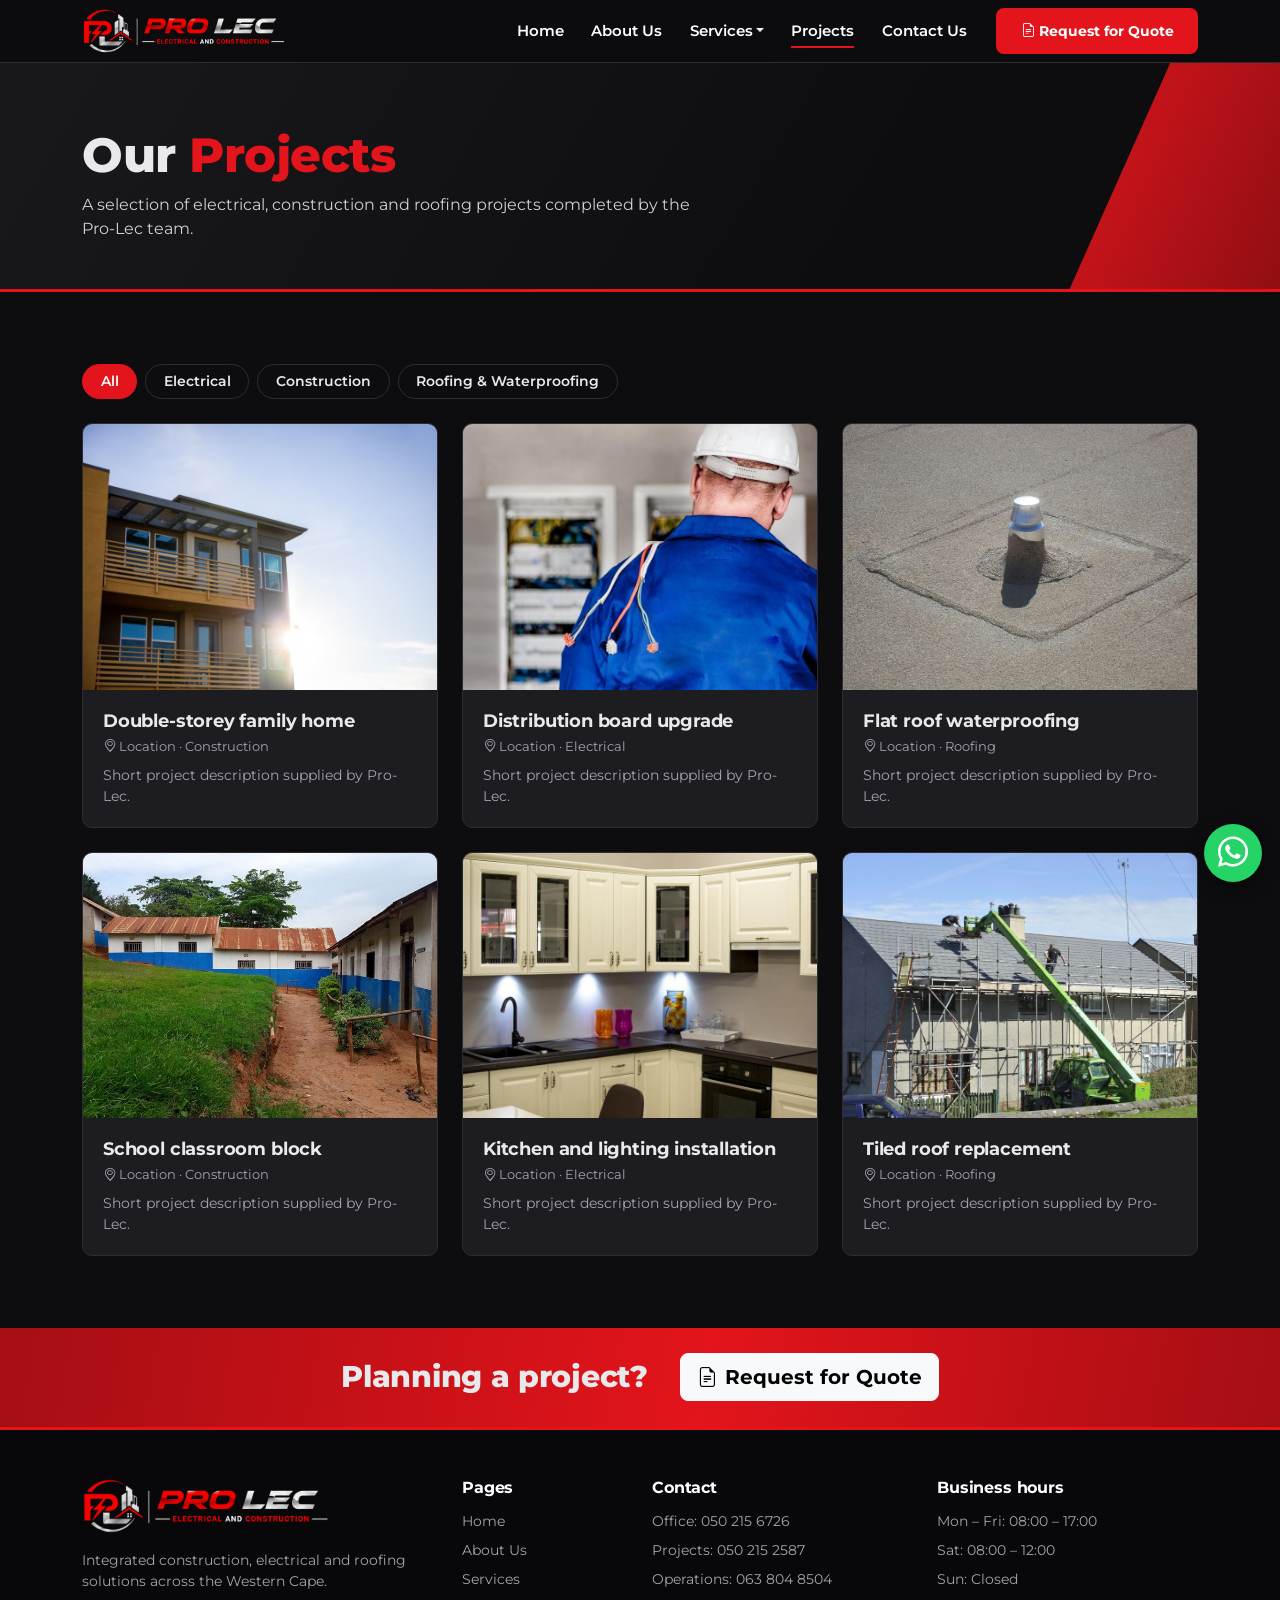
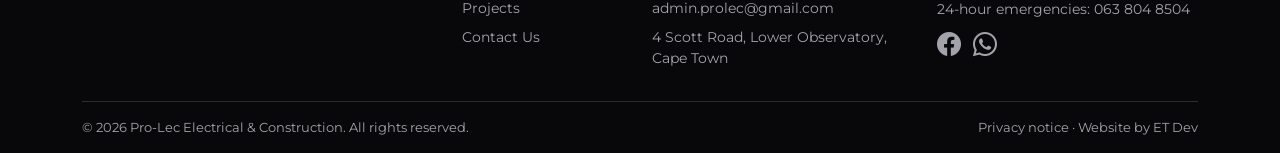
<file: site/projects.html>
<!doctype html>
<html lang="en-ZA">
<head>
  <meta charset="utf-8">
  <meta name="viewport" content="width=device-width, initial-scale=1">
  <title>Projects | Pro-Lec Electrical &amp; Construction</title>
  <meta name="description" content="See completed electrical, construction and roofing projects by Pro-Lec across the Western Cape.">
  <meta property="og:type" content="website">
  <meta property="og:title" content="Projects | Pro-Lec Electrical &amp; Construction">
  <meta property="og:description" content="See completed electrical, construction and roofing projects by Pro-Lec across the Western Cape.">
  <meta property="og:image" content="https://prolec.co.za/assets/img/og-image.jpg">
  <meta property="og:image:width" content="1200">
  <meta property="og:image:height" content="630">
  <meta property="og:url" content="https://prolec.co.za/projects.html">
  <meta property="og:site_name" content="Pro-Lec Electrical &amp; Construction">
  <meta property="og:locale" content="en_ZA">
  <meta name="twitter:card" content="summary_large_image">
  <link rel="canonical" href="https://prolec.co.za/projects.html">
  <link rel="icon" href="assets/img/favicon-32.png" type="image/png" sizes="32x32">
  <link rel="apple-touch-icon" href="assets/img/apple-touch-icon.png">
  <link rel="preconnect" href="https://fonts.googleapis.com">
  <link rel="preconnect" href="https://fonts.gstatic.com" crossorigin>
  <link href="https://fonts.googleapis.com/css2?family=Montserrat:ital,wght@0,400;0,500;0,600;0,700;0,800;0,900;1,800;1,900&display=swap" rel="stylesheet">
  <link href="https://cdn.jsdelivr.net/npm/bootstrap@5.3.3/dist/css/bootstrap.min.css" rel="stylesheet">
  <link href="https://cdn.jsdelivr.net/npm/bootstrap-icons@1.11.3/font/bootstrap-icons.min.css" rel="stylesheet">
  <link href="assets/css/style.css?v=4" rel="stylesheet">
</head>
<body>

<header class="site-header sticky-top">
  <nav class="navbar navbar-expand-lg py-2" aria-label="Main">
    <div class="container">
      <a class="brand" href="index.html" aria-label="Pro-Lec home">
        <img src="assets/img/logo.png" alt="Pro-Lec Electrical &amp; Construction" width="205" height="46">
      </a>
      <button class="navbar-toggler" type="button" data-bs-toggle="collapse" data-bs-target="#mainNav" aria-controls="mainNav" aria-expanded="false" aria-label="Toggle navigation">
        <span class="navbar-toggler-icon"></span>
      </button>
      <div class="collapse navbar-collapse" id="mainNav">
        <ul class="navbar-nav ms-auto align-items-lg-center">
          <li class="nav-item"><a class="nav-link" href="index.html">Home</a></li>
          <li class="nav-item"><a class="nav-link" href="about.html">About Us</a></li>
          <li class="nav-item dropdown">
            <a class="nav-link dropdown-toggle" href="services.html" role="button" data-bs-toggle="dropdown" aria-expanded="false">Services</a>
            <ul class="dropdown-menu">
              <li><a class="dropdown-item" href="services.html">All services</a></li>
              <li><a class="dropdown-item" href="services.html#electrical">Electrical Services</a></li>
              <li><a class="dropdown-item" href="services.html#construction">Construction &amp; Building</a></li>
              <li><a class="dropdown-item" href="services.html#roofing">Roofing Solutions</a></li>
              <li><a class="dropdown-item" href="services.html#waterproofing">Waterproofing Services</a></li>
              <li><a class="dropdown-item" href="services.html#damp-proofing">Damp-Proofing Services</a></li>
              <li><a class="dropdown-item" href="services.html#renovations">Renovations &amp; Alterations</a></li>
              <li><a class="dropdown-item" href="services.html#maintenance">Property Maintenance</a></li>
              <li><a class="dropdown-item" href="services.html#plumbing">Plumbing Services</a></li>
            </ul>
          </li>
          <li class="nav-item"><a class="nav-link active" aria-current="page" href="projects.html">Projects</a></li>
          <li class="nav-item"><a class="nav-link" href="contact.html">Contact Us</a></li>
          <li class="nav-item ms-lg-3 mt-2 mt-lg-0"><a class="btn btn-pl btn-sm" href="contact.html?type=quote#enquiry"><i class="bi bi-file-earmark-text me-1"></i>Request for Quote</a></li>
        </ul>
      </div>
    </div>
  </nav>
</header>

<main>
  <section class="page-banner">
    <div class="container">
      <h1>Our <span class="text-red">Projects</span></h1>
      <p>A selection of electrical, construction and roofing projects completed by the Pro-Lec team.</p>
    </div>
  </section>

  <section class="section">
    <div class="container">
      <div class="d-flex flex-wrap gap-2 mb-4" role="group" aria-label="Filter projects">
        <button type="button" class="filter-btn active" data-filter="all" aria-pressed="true">All</button>
        <button type="button" class="filter-btn" data-filter="electrical" aria-pressed="false">Electrical</button>
        <button type="button" class="filter-btn" data-filter="construction" aria-pressed="false">Construction</button>
        <button type="button" class="filter-btn" data-filter="roofing" aria-pressed="false">Roofing &amp; Waterproofing</button>
      </div>

      <!--
        HOW TO ADD A PROJECT: copy one <div class="col ... project-item"> block.
        Set data-category to electrical, construction or roofing.
        Use a photo element like this:
        <img class="card-img" src="assets/img/projects/your-photo.jpg" alt="Short description of the photo" loading="lazy">
      -->
      <div class="row row-cols-1 row-cols-sm-2 row-cols-lg-3 g-4">
        <div class="col project-item" data-category="construction">
          <article class="pl-card"><img class="card-img" src="assets/img/stock/prj-house.jpg" alt="Double-storey home" loading="lazy"><div class="pl-card-body"><h3>Double-storey family home</h3><p class="meta mb-2"><i class="bi bi-geo-alt"></i> Location &middot; Construction</p><p class="small text-muted-pl mb-0">Short project description supplied by Pro-Lec.</p></div></article>
        </div>
        <div class="col project-item" data-category="electrical">
          <article class="pl-card"><img class="card-img" src="assets/img/stock/prj-dboard.jpg" alt="Electrician working on a distribution board" loading="lazy"><div class="pl-card-body"><h3>Distribution board upgrade</h3><p class="meta mb-2"><i class="bi bi-geo-alt"></i> Location &middot; Electrical</p><p class="small text-muted-pl mb-0">Short project description supplied by Pro-Lec.</p></div></article>
        </div>
        <div class="col project-item" data-category="roofing">
          <article class="pl-card"><img class="card-img" src="assets/img/stock/prj-flatroof.jpg" alt="Waterproofed flat roof" loading="lazy"><div class="pl-card-body"><h3>Flat roof waterproofing</h3><p class="meta mb-2"><i class="bi bi-geo-alt"></i> Location &middot; Roofing</p><p class="small text-muted-pl mb-0">Short project description supplied by Pro-Lec.</p></div></article>
        </div>
        <div class="col project-item" data-category="construction">
          <article class="pl-card"><img class="card-img" src="assets/img/stock/prj-school.jpg" alt="School classroom blocks" loading="lazy"><div class="pl-card-body"><h3>School classroom block</h3><p class="meta mb-2"><i class="bi bi-geo-alt"></i> Location &middot; Construction</p><p class="small text-muted-pl mb-0">Short project description supplied by Pro-Lec.</p></div></article>
        </div>
        <div class="col project-item" data-category="electrical">
          <article class="pl-card"><img class="card-img" src="assets/img/stock/prj-kitchen.jpg" alt="Kitchen with under-cabinet lighting" loading="lazy"><div class="pl-card-body"><h3>Kitchen and lighting installation</h3><p class="meta mb-2"><i class="bi bi-geo-alt"></i> Location &middot; Electrical</p><p class="small text-muted-pl mb-0">Short project description supplied by Pro-Lec.</p></div></article>
        </div>
        <div class="col project-item" data-category="roofing">
          <article class="pl-card"><img class="card-img" src="assets/img/stock/prj-tiledroof.jpg" alt="Tiled roof replacement with scaffolding" loading="lazy"><div class="pl-card-body"><h3>Tiled roof replacement</h3><p class="meta mb-2"><i class="bi bi-geo-alt"></i> Location &middot; Roofing</p><p class="small text-muted-pl mb-0">Short project description supplied by Pro-Lec.</p></div></article>
        </div>
      </div>
    </div>
  </section>

  <section class="cta-bar">
    <div class="container d-flex flex-wrap align-items-center justify-content-center gap-3">
      <h2 class="me-lg-3">Planning a project?</h2>
      <a class="btn btn-light btn-lg fw-bold" href="contact.html?type=quote#enquiry"><i class="bi bi-file-earmark-text me-2"></i>Request for Quote</a>
    </div>
  </section>
</main>

<footer class="site-footer pt-5">
  <div class="container">
    <div class="row g-4 pb-4">
      <div class="col-lg-4">
        <img class="footer-logo" src="assets/img/logo.png" alt="Pro-Lec Electrical &amp; Construction" width="250" height="56" loading="lazy">
        <p class="mt-3">Integrated construction, electrical and roofing solutions across the Western Cape.</p>
      </div>
      <div class="col-sm-6 col-lg-2">
        <h2>Pages</h2>
        <ul>
          <li><a href="index.html">Home</a></li>
          <li><a href="about.html">About Us</a></li>
          <li><a href="services.html">Services</a></li>
          <li><a href="projects.html">Projects</a></li>
          <li><a href="contact.html">Contact Us</a></li>
        </ul>
      </div>
      <div class="col-sm-6 col-lg-3">
        <h2>Contact</h2>
        <ul>
          <li><a href="tel:+27502156726">Office: 050 215 6726</a></li>
          <li><a href="tel:+27502152587">Projects: 050 215 2587</a></li>
          <li><a href="tel:+27638048504">Operations: 063 804 8504</a></li>
          <li><a href="mailto:admin.prolec@gmail.com">admin.prolec@gmail.com</a></li>
          <li><a href="https://www.google.com/maps/search/?api=1&amp;query=4+Scott+Road+Lower+Observatory+Cape+Town" target="_blank" rel="noopener">4 Scott Road, Lower Observatory, Cape Town</a></li>
        </ul>
      </div>
      <div class="col-lg-3">
        <h2>Business hours</h2>
        <ul>
          <li>Mon &ndash; Fri: 08:00 &ndash; 17:00</li>
          <li>Sat: 08:00 &ndash; 12:00</li>
          <li>Sun: Closed</li>
          <li class="mt-2">24-hour emergencies: <a href="tel:+27638048504">063 804 8504</a></li>
        </ul>
        <a class="fs-4 me-2" href="https://www.facebook.com/profile.php?id=61589092294598" target="_blank" rel="noopener" aria-label="Pro-Lec on Facebook"><i class="bi bi-facebook"></i></a>
        <a class="fs-4" href="https://wa.me/27638048504" target="_blank" rel="noopener" aria-label="Chat on WhatsApp"><i class="bi bi-whatsapp"></i></a>
      </div>
    </div>
    <div class="footer-bottom d-flex flex-wrap justify-content-between gap-2 py-3">
      <span>&copy; <span data-year>2026</span> Pro-Lec Electrical &amp; Construction. All rights reserved.</span>
      <span><a href="privacy.html">Privacy notice</a> &middot; Website by ET Dev</span>
    </div>
  </div>
</footer>

<a class="wa-float" href="https://wa.me/27638048504" target="_blank" rel="noopener" aria-label="Chat on WhatsApp"><i class="bi bi-whatsapp"></i></a>

<script src="https://cdn.jsdelivr.net/npm/bootstrap@5.3.3/dist/js/bootstrap.bundle.min.js"></script>
<script src="assets/js/main.js?v=4"></script>
</body>
</html>
</file>
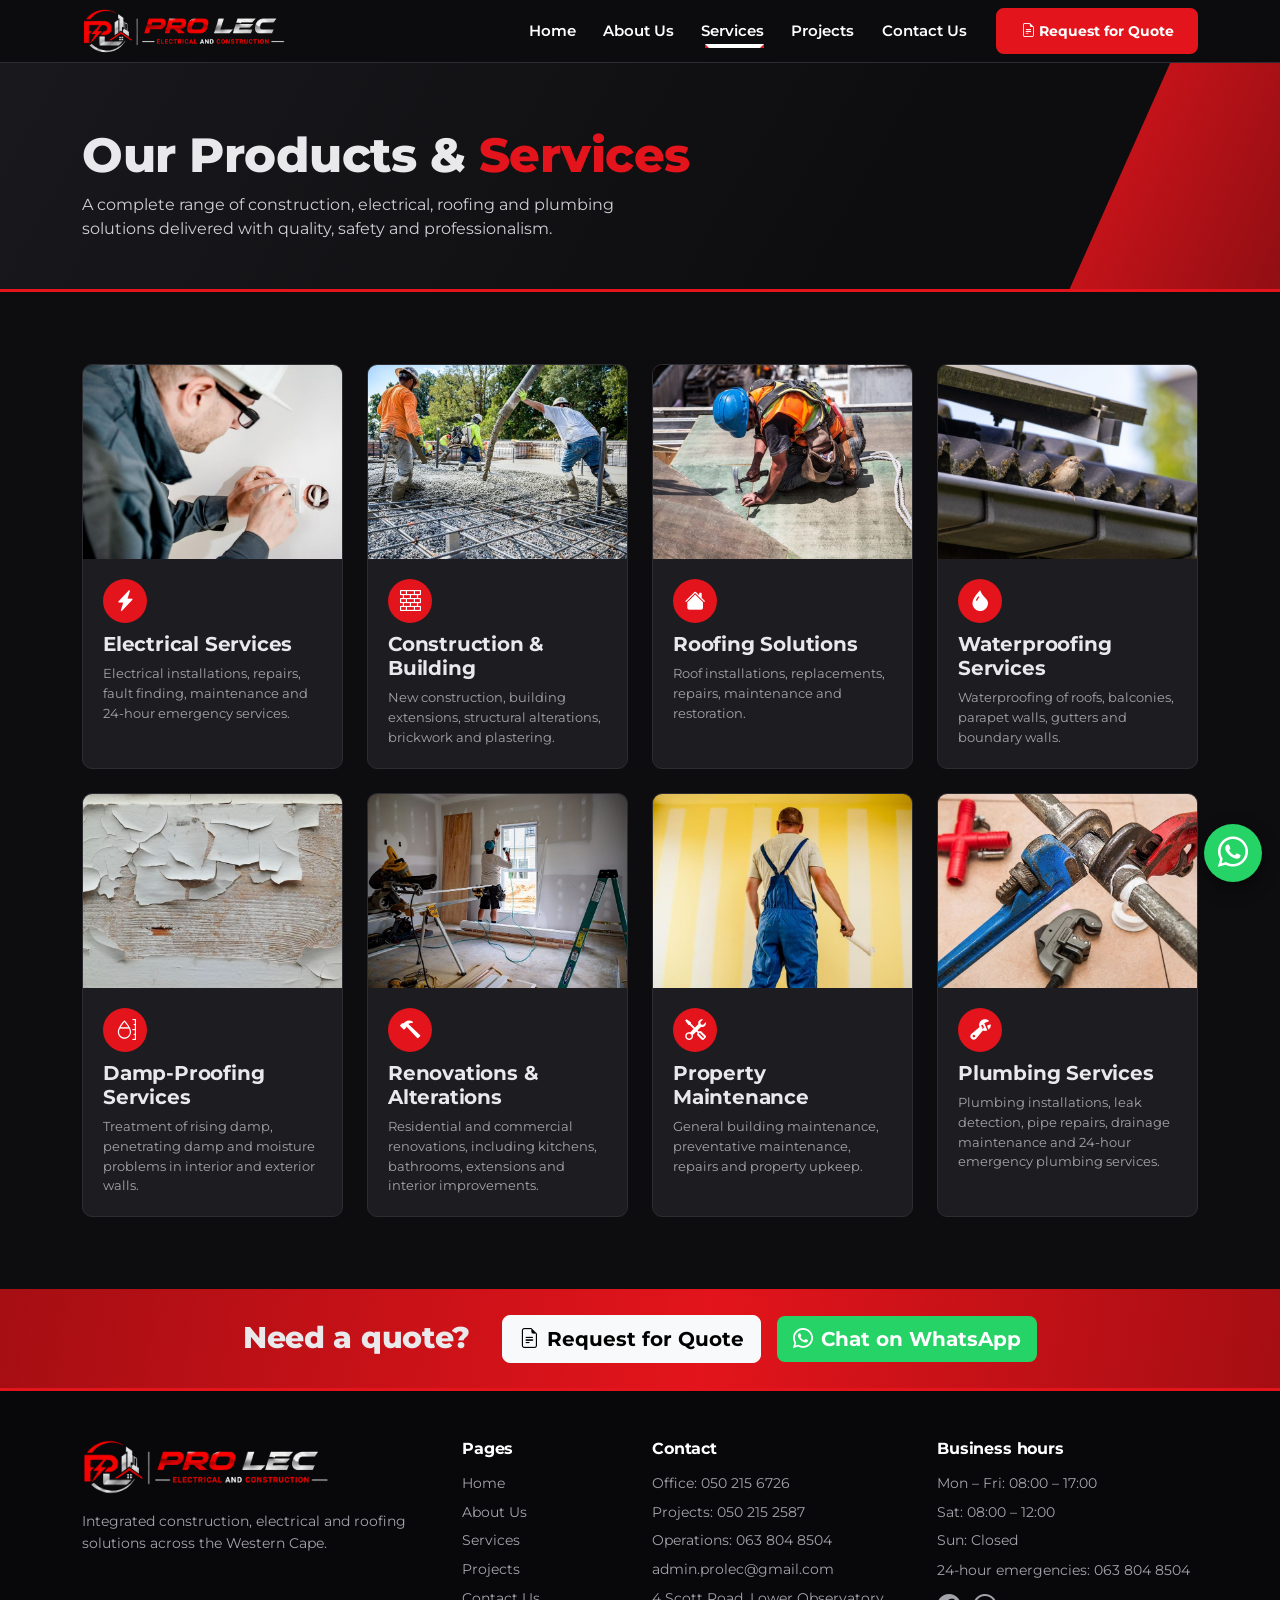
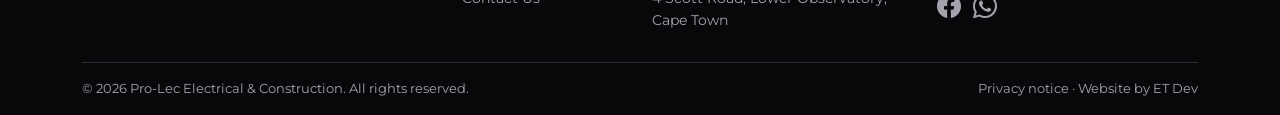
<file: site/services.html>
<!doctype html>
<html lang="en-ZA">
<head>
  <meta charset="utf-8">
  <meta name="viewport" content="width=device-width, initial-scale=1">
  <title>Electrical, Construction &amp; Roofing Services | Pro-Lec</title>
  <meta name="description" content="Electrical, construction, roofing, waterproofing, damp-proofing, renovations, property maintenance and plumbing across Cape Town and the Western Cape.">
  <meta property="og:type" content="website">
  <meta property="og:title" content="Electrical, Construction &amp; Roofing Services | Pro-Lec">
  <meta property="og:description" content="Electrical, construction, roofing, waterproofing, damp-proofing, renovations, property maintenance and plumbing across Cape Town and the Western Cape.">
  <meta property="og:image" content="https://prolec.co.za/assets/img/og-image.jpg">
  <meta property="og:image:width" content="1200">
  <meta property="og:image:height" content="630">
  <meta property="og:url" content="https://prolec.co.za/services.html">
  <meta property="og:site_name" content="Pro-Lec Electrical &amp; Construction">
  <meta property="og:locale" content="en_ZA">
  <meta name="twitter:card" content="summary_large_image">
  <link rel="canonical" href="https://prolec.co.za/services.html">
  <link rel="icon" href="assets/img/favicon-32.png" type="image/png" sizes="32x32">
  <link rel="apple-touch-icon" href="assets/img/apple-touch-icon.png">
  <link rel="preconnect" href="https://fonts.googleapis.com">
  <link rel="preconnect" href="https://fonts.gstatic.com" crossorigin>
  <link href="https://fonts.googleapis.com/css2?family=Montserrat:ital,wght@0,400;0,500;0,600;0,700;0,800;0,900;1,800;1,900&display=swap" rel="stylesheet">
  <link href="https://cdn.jsdelivr.net/npm/bootstrap@5.3.3/dist/css/bootstrap.min.css" rel="stylesheet">
  <link href="https://cdn.jsdelivr.net/npm/bootstrap-icons@1.11.3/font/bootstrap-icons.min.css" rel="stylesheet">
  <link href="assets/css/style.css?v=4" rel="stylesheet">
</head>
<body>

<header class="site-header sticky-top">
  <nav class="navbar navbar-expand-lg py-2" aria-label="Main">
    <div class="container">
      <a class="brand" href="index.html" aria-label="Pro-Lec home">
        <img src="assets/img/logo.png" alt="Pro-Lec Electrical &amp; Construction" width="205" height="46">
      </a>
      <button class="navbar-toggler" type="button" data-bs-toggle="collapse" data-bs-target="#mainNav" aria-controls="mainNav" aria-expanded="false" aria-label="Toggle navigation">
        <span class="navbar-toggler-icon"></span>
      </button>
      <div class="collapse navbar-collapse" id="mainNav">
        <ul class="navbar-nav ms-auto align-items-lg-center">
          <li class="nav-item"><a class="nav-link" href="index.html">Home</a></li>
          <li class="nav-item"><a class="nav-link" href="about.html">About Us</a></li>
          <li class="nav-item dropdown">
            <a class="nav-link dropdown-toggle active" aria-current="page" href="services.html" role="button" data-bs-toggle="dropdown" aria-expanded="false">Services</a>
            <ul class="dropdown-menu">
              <li><a class="dropdown-item" href="services.html">All services</a></li>
              <li><a class="dropdown-item" href="services.html#electrical">Electrical Services</a></li>
              <li><a class="dropdown-item" href="services.html#construction">Construction &amp; Building</a></li>
              <li><a class="dropdown-item" href="services.html#roofing">Roofing Solutions</a></li>
              <li><a class="dropdown-item" href="services.html#waterproofing">Waterproofing Services</a></li>
              <li><a class="dropdown-item" href="services.html#damp-proofing">Damp-Proofing Services</a></li>
              <li><a class="dropdown-item" href="services.html#renovations">Renovations &amp; Alterations</a></li>
              <li><a class="dropdown-item" href="services.html#maintenance">Property Maintenance</a></li>
              <li><a class="dropdown-item" href="services.html#plumbing">Plumbing Services</a></li>
            </ul>
          </li>
          <li class="nav-item"><a class="nav-link" href="projects.html">Projects</a></li>
          <li class="nav-item"><a class="nav-link" href="contact.html">Contact Us</a></li>
          <li class="nav-item ms-lg-3 mt-2 mt-lg-0"><a class="btn btn-pl btn-sm" href="contact.html?type=quote#enquiry"><i class="bi bi-file-earmark-text me-1"></i>Request for Quote</a></li>
        </ul>
      </div>
    </div>
  </nav>
</header>

<main>
  <section class="page-banner">
    <div class="container">
      <h1>Our Products &amp; <span class="text-red">Services</span></h1>
      <p>A complete range of construction, electrical, roofing and plumbing solutions delivered with quality, safety and professionalism.</p>
    </div>
  </section>

  <section class="section">
    <div class="container">
      <div class="row row-cols-1 row-cols-sm-2 row-cols-lg-4 g-4">
        <div class="col service-anchor" id="electrical">
          <article class="pl-card">
            <img class="card-img" src="assets/img/stock/svc-electrical.jpg" alt="Electrician installing a wall socket" loading="lazy">
            <div class="pl-card-body"><span class="icon-badge"><i class="bi bi-lightning-charge-fill" aria-hidden="true"></i></span><h2 class="h5 fw-bold">Electrical Services</h2><p class="meta mb-0">Electrical installations, repairs, fault finding, maintenance and 24-hour emergency services.</p></div>
          </article>
        </div>
        <div class="col service-anchor" id="construction">
          <article class="pl-card">
            <img class="card-img" src="assets/img/stock/svc-construction.jpg" alt="Builders pouring a concrete slab" loading="lazy">
            <div class="pl-card-body"><span class="icon-badge"><i class="bi bi-bricks" aria-hidden="true"></i></span><h2 class="h5 fw-bold">Construction &amp; Building</h2><p class="meta mb-0">New construction, building extensions, structural alterations, brickwork and plastering.</p></div>
          </article>
        </div>
        <div class="col service-anchor" id="roofing">
          <article class="pl-card">
            <img class="card-img" src="assets/img/stock/svc-roofing.jpg" alt="Roofer working on a roof" loading="lazy">
            <div class="pl-card-body"><span class="icon-badge"><i class="bi bi-house-fill" aria-hidden="true"></i></span><h2 class="h5 fw-bold">Roofing Solutions</h2><p class="meta mb-0">Roof installations, replacements, repairs, maintenance and restoration.</p></div>
          </article>
        </div>
        <div class="col service-anchor" id="waterproofing">
          <article class="pl-card">
            <img class="card-img" src="assets/img/stock/svc-waterproofing.jpg" alt="Roof gutter and tiles" loading="lazy">
            <div class="pl-card-body"><span class="icon-badge"><i class="bi bi-droplet-fill" aria-hidden="true"></i></span><h2 class="h5 fw-bold">Waterproofing Services</h2><p class="meta mb-0">Waterproofing of roofs, balconies, parapet walls, gutters and boundary walls.</p></div>
          </article>
        </div>
        <div class="col service-anchor" id="damp-proofing">
          <article class="pl-card">
            <img class="card-img" src="assets/img/stock/svc-damp.jpg" alt="Peeling paint on a damp wall" loading="lazy">
            <div class="pl-card-body"><span class="icon-badge"><i class="bi bi-moisture" aria-hidden="true"></i></span><h2 class="h5 fw-bold">Damp-Proofing Services</h2><p class="meta mb-0">Treatment of rising damp, penetrating damp and moisture problems in interior and exterior walls.</p></div>
          </article>
        </div>
        <div class="col service-anchor" id="renovations">
          <article class="pl-card">
            <img class="card-img" src="assets/img/stock/svc-renovation.jpg" alt="Interior renovation in progress" loading="lazy">
            <div class="pl-card-body"><span class="icon-badge"><i class="bi bi-hammer" aria-hidden="true"></i></span><h2 class="h5 fw-bold">Renovations &amp; Alterations</h2><p class="meta mb-0">Residential and commercial renovations, including kitchens, bathrooms, extensions and interior improvements.</p></div>
          </article>
        </div>
        <div class="col service-anchor" id="maintenance">
          <article class="pl-card">
            <img class="card-img" src="assets/img/stock/svc-maintenance.jpg" alt="Painter repainting a wall" loading="lazy">
            <div class="pl-card-body"><span class="icon-badge"><i class="bi bi-tools" aria-hidden="true"></i></span><h2 class="h5 fw-bold">Property Maintenance</h2><p class="meta mb-0">General building maintenance, preventative maintenance, repairs and property upkeep.</p></div>
          </article>
        </div>
        <div class="col service-anchor" id="plumbing">
          <article class="pl-card">
            <img class="card-img" src="assets/img/stock/svc-plumbing.jpg" alt="Plumbing pipes and wrenches" loading="lazy">
            <div class="pl-card-body"><span class="icon-badge"><i class="bi bi-wrench-adjustable" aria-hidden="true"></i></span><h2 class="h5 fw-bold">Plumbing Services</h2><p class="meta mb-0">Plumbing installations, leak detection, pipe repairs, drainage maintenance and 24-hour emergency plumbing services.</p></div>
          </article>
        </div>
      </div>
    </div>
  </section>

  <section class="cta-bar">
    <div class="container d-flex flex-wrap align-items-center justify-content-center gap-3">
      <h2 class="me-lg-3">Need a quote?</h2>
      <a class="btn btn-light btn-lg fw-bold" href="contact.html?type=quote#enquiry"><i class="bi bi-file-earmark-text me-2"></i>Request for Quote</a>
      <a class="btn btn-whatsapp btn-lg" href="https://wa.me/27638048504" target="_blank" rel="noopener"><i class="bi bi-whatsapp me-2"></i>Chat on WhatsApp</a>
    </div>
  </section>
</main>

<footer class="site-footer pt-5">
  <div class="container">
    <div class="row g-4 pb-4">
      <div class="col-lg-4">
        <img class="footer-logo" src="assets/img/logo.png" alt="Pro-Lec Electrical &amp; Construction" width="250" height="56" loading="lazy">
        <p class="mt-3">Integrated construction, electrical and roofing solutions across the Western Cape.</p>
      </div>
      <div class="col-sm-6 col-lg-2">
        <h2>Pages</h2>
        <ul>
          <li><a href="index.html">Home</a></li>
          <li><a href="about.html">About Us</a></li>
          <li><a href="services.html">Services</a></li>
          <li><a href="projects.html">Projects</a></li>
          <li><a href="contact.html">Contact Us</a></li>
        </ul>
      </div>
      <div class="col-sm-6 col-lg-3">
        <h2>Contact</h2>
        <ul>
          <li><a href="tel:+27502156726">Office: 050 215 6726</a></li>
          <li><a href="tel:+27502152587">Projects: 050 215 2587</a></li>
          <li><a href="tel:+27638048504">Operations: 063 804 8504</a></li>
          <li><a href="mailto:admin.prolec@gmail.com">admin.prolec@gmail.com</a></li>
          <li><a href="https://www.google.com/maps/search/?api=1&amp;query=4+Scott+Road+Lower+Observatory+Cape+Town" target="_blank" rel="noopener">4 Scott Road, Lower Observatory, Cape Town</a></li>
        </ul>
      </div>
      <div class="col-lg-3">
        <h2>Business hours</h2>
        <ul>
          <li>Mon &ndash; Fri: 08:00 &ndash; 17:00</li>
          <li>Sat: 08:00 &ndash; 12:00</li>
          <li>Sun: Closed</li>
          <li class="mt-2">24-hour emergencies: <a href="tel:+27638048504">063 804 8504</a></li>
        </ul>
        <a class="fs-4 me-2" href="https://www.facebook.com/profile.php?id=61589092294598" target="_blank" rel="noopener" aria-label="Pro-Lec on Facebook"><i class="bi bi-facebook"></i></a>
        <a class="fs-4" href="https://wa.me/27638048504" target="_blank" rel="noopener" aria-label="Chat on WhatsApp"><i class="bi bi-whatsapp"></i></a>
      </div>
    </div>
    <div class="footer-bottom d-flex flex-wrap justify-content-between gap-2 py-3">
      <span>&copy; <span data-year>2026</span> Pro-Lec Electrical &amp; Construction. All rights reserved.</span>
      <span><a href="privacy.html">Privacy notice</a> &middot; Website by ET Dev</span>
    </div>
  </div>
</footer>

<a class="wa-float" href="https://wa.me/27638048504" target="_blank" rel="noopener" aria-label="Chat on WhatsApp"><i class="bi bi-whatsapp"></i></a>

<script src="https://cdn.jsdelivr.net/npm/bootstrap@5.3.3/dist/js/bootstrap.bundle.min.js"></script>
<script src="assets/js/main.js?v=4"></script>
</body>
</html>
</file>
<file: site/assets/css/style.css>
/* Pro-Lec Electrical & Construction – site styles
   Built on Bootstrap 5.3. Brand tokens live in :root. */

:root {
  --pl-red: #e3141b;
  --pl-red-dark: #a50e13;
  --pl-black: #0d0d0f;
  --pl-dark: #151518;
  --pl-panel: #1d1d21;
  --pl-line: #2c2c31;
  --pl-text: #e9e9ec;
  --pl-muted: #a3a3ab;
  --pl-whatsapp: #25d366;
  --pl-facebook: #1877f2;
  --pl-radius: 10px;
  --bs-body-font-family: "Montserrat", system-ui, -apple-system, "Segoe UI", Roboto, Arial, sans-serif;
}

body {
  background: var(--pl-black);
  color: var(--pl-text);
  font-family: var(--bs-body-font-family);
}

a { color: var(--pl-red); }
a:hover { color: #ff3b41; }

h1, h2, h3, .display-title {
  font-weight: 800;
  letter-spacing: -0.01em;
}

.text-red { color: var(--pl-red) !important; }
.text-muted-pl { color: var(--pl-muted) !important; }

/* ---------- Buttons ---------- */
.btn-pl {
  background: var(--pl-red);
  border: 2px solid var(--pl-red);
  color: #fff;
  font-weight: 700;
  border-radius: 8px;
  padding: .65rem 1.4rem;
}
.btn-pl:hover, .btn-pl:focus { background: var(--pl-red-dark); border-color: var(--pl-red-dark); color: #fff; }

.btn-pl-outline {
  background: transparent;
  border: 2px solid #fff;
  color: #fff;
  font-weight: 700;
  border-radius: 8px;
  padding: .65rem 1.4rem;
}
.btn-pl-outline:hover, .btn-pl-outline:focus { background: #fff; color: var(--pl-black); }

.btn-whatsapp { background: var(--pl-whatsapp); border: 0; color: #fff; font-weight: 700; border-radius: 8px; }
.btn-whatsapp:hover { background: #1eb457; color: #fff; }
.btn-facebook { background: var(--pl-facebook); border: 0; color: #fff; font-weight: 700; border-radius: 8px; }
.btn-facebook:hover { background: #0f63d0; color: #fff; }
.btn-messenger { background: linear-gradient(90deg, #0a7cff, #a033ff); border: 0; color: #fff; font-weight: 700; border-radius: 8px; }
.btn-messenger:hover { filter: brightness(1.1); color: #fff; }

/* ---------- Header ---------- */
.site-header {
  background: rgba(13, 13, 15, .96);
  border-bottom: 1px solid var(--pl-line);
  backdrop-filter: blur(6px);
}
.brand {
  display: flex;
  align-items: center;
  gap: .6rem;
  text-decoration: none;
}
/* logo.png is keyed from the client's black-background artwork: for dark backgrounds only */
.brand img, .footer-logo { width: auto; }
.brand img { height: 46px; }
.footer-logo { height: 56px; display: block; }
.brand-text { line-height: 1; }
.brand-name {
  display: block;
  font-weight: 900;
  font-style: italic;
  font-size: 1.6rem;
  color: var(--pl-red);
  letter-spacing: .02em;
}
.brand-name span { color: #d9d9dd; }
.brand-tag {
  display: block;
  font-size: .58rem;
  font-weight: 700;
  letter-spacing: .14em;
  color: var(--pl-red);
  text-transform: uppercase;
  margin-top: 3px;
}
.brand-tag span { color: #d9d9dd; }

.site-header .nav-link {
  color: #fff;
  font-weight: 600;
  font-size: .92rem;
  padding: .5rem .85rem !important;
  position: relative;
}
.site-header .nav-link.active, .site-header .nav-link.show { color: #fff; }
.site-header .nav-link:hover, .site-header .nav-link:focus { color: var(--pl-red); }
.site-header .nav-link.active::after {
  content: "";
  position: absolute;
  left: .85rem; right: .85rem; bottom: .15rem;
  height: 2px;
  background: var(--pl-red);
}
.site-header .dropdown-menu {
  background: var(--pl-panel);
  border: 1px solid var(--pl-line);
}
.site-header .dropdown-item { color: var(--pl-text); font-weight: 500; }
.site-header .dropdown-item:hover { background: var(--pl-red); color: #fff; }
.navbar-toggler { border-color: var(--pl-line); }
.navbar-toggler-icon { filter: invert(1); }

/* ---------- Hero ---------- */
.hero {
  --hero-img: url("../img/hero-desktop.jpg"); /* client's red-glow background */
  position: relative;
  overflow: hidden;
  background:
    linear-gradient(100deg, rgba(13,13,15,.75) 0%, rgba(13,13,15,.45) 45%, rgba(13,13,15,0) 75%),
    var(--hero-img, linear-gradient(135deg, #2a2a30, #121215));
  background-size: cover;
  background-position: center bottom;
  padding: 6rem 0 5rem;
}
.hero-welcome { font-size: clamp(2rem, 5vw, 3.4rem); font-style: italic; font-weight: 900; margin: 0; }
.hero-name {
  font-size: clamp(3rem, 10vw, 6rem);
  font-weight: 900;
  font-style: italic;
  line-height: 1;
  color: var(--pl-red);
  margin: 0;
}
.hero-name span { color: #d9d9dd; }
.hero-tag {
  display: flex;
  align-items: center;
  gap: .8rem;
  color: var(--pl-red);
  font-weight: 700;
  letter-spacing: .14em;
  text-transform: uppercase;
  font-size: clamp(.8rem, 2vw, 1.15rem);
  margin: .8rem 0 1.4rem;
}
.hero-tag::before, .hero-tag::after { content: ""; height: 2px; width: 40px; background: var(--pl-red); }
.hero-tag span { color: #d9d9dd; }
.hero-lead { font-size: 1.2rem; max-width: 34rem; color: #ddd; }

/* Page banner (inner pages) */
.page-banner {
  position: relative;
  overflow: hidden;
  background: linear-gradient(120deg, #19191d 0%, #0d0d0f 70%);
  border-bottom: 3px solid var(--pl-red);
  padding: 4rem 0 3rem;
}
.page-banner::after {
  content: "";
  position: absolute;
  right: -60px; top: 0; bottom: 0;
  width: 220px;
  background: linear-gradient(90deg, var(--pl-red), var(--pl-red-dark));
  transform: skewX(-24deg);
  opacity: .85;
}
.page-banner h1 { font-size: clamp(2rem, 5vw, 3rem); position: relative; z-index: 1; }
.page-banner p { color: #cfcfd4; max-width: 38rem; position: relative; z-index: 1; margin: 0; }

/* ---------- Sections ---------- */
.section { padding: 4.5rem 0; }
.section-alt { background: var(--pl-dark); }
.section-title { font-size: clamp(1.7rem, 4vw, 2.4rem); margin-bottom: .6rem; }
.section-lead { color: var(--pl-muted); max-width: 42rem; }

/* Highlights strip */
.highlights { background: var(--pl-dark); border-top: 1px solid var(--pl-line); border-bottom: 1px solid var(--pl-line); }
.highlight {
  display: flex;
  gap: .9rem;
  align-items: flex-start;
  padding: 1.6rem .5rem;
}
.highlight i { font-size: 2rem; color: var(--pl-red); line-height: 1; }
.highlight h3 { font-size: 1.05rem; margin: 0 0 .2rem; font-weight: 700; }
.highlight p { font-size: .85rem; color: var(--pl-muted); margin: 0; }
@media (min-width: 992px) {
  .highlights .col-lg-3 + .col-lg-3 .highlight { border-left: 1px solid var(--pl-line); padding-left: 1.5rem; }
}

/* Cards */
.pl-card {
  background: var(--pl-panel);
  border: 1px solid var(--pl-line);
  border-radius: var(--pl-radius);
  overflow: hidden;
  height: 100%;
  transition: transform .2s ease, border-color .2s ease;
}
.pl-card:hover { transform: translateY(-3px); border-color: var(--pl-red); }
.pl-card-body { padding: 1.25rem; }
.pl-card h3 { font-size: 1.15rem; font-weight: 700; margin-bottom: .3rem; }
.pl-card .meta { font-size: .82rem; color: var(--pl-muted); }
.pl-card .icon-badge {
  display: inline-flex;
  align-items: center;
  justify-content: center;
  width: 44px; height: 44px;
  border-radius: 50%;
  background: var(--pl-red);
  color: #fff;
  font-size: 1.3rem;
  margin-bottom: .6rem;
}

/* Image placeholders: swap for real photos (see README) */
.ph {
  position: relative;
  aspect-ratio: 4 / 3;
  background:
    linear-gradient(135deg, rgba(227,20,27,.18), transparent 60%),
    repeating-linear-gradient(45deg, #232328 0 12px, #1d1d21 12px 24px);
  display: flex;
  align-items: center;
  justify-content: center;
  color: #77777f;
  font-size: .8rem;
  font-weight: 600;
  text-transform: uppercase;
  letter-spacing: .1em;
  text-align: center;
  padding: 1rem;
}
.ph-wide { aspect-ratio: 16 / 9; }
.ph-tall { aspect-ratio: 4 / 5; }
.card-img { width: 100%; aspect-ratio: 4 / 3; object-fit: cover; display: block; }
.card-img-wide { aspect-ratio: 16 / 9; }

/* Contact page map */
.map-embed { height: clamp(280px, 40vw, 420px);border-radius: .5rem; overflow: hidden; border: 1px solid rgba(255,255,255,.08); }
.map-embed iframe { width: 100%; height: 100%; border: 0; display: block; }

/* Check list */
.check-list { list-style: none; padding: 0; margin: 0; }
.check-list li { display: flex; gap: .7rem; align-items: center; margin-bottom: .7rem; }
.check-list i { color: var(--pl-red); font-size: 1.3rem; }

/* Service detail rows */
.service-row, #enquiry { scroll-margin-top: 100px; }
.service-row + .service-row { border-top: 1px solid var(--pl-line); }
.service-list { columns: 2; column-gap: 1.5rem; padding-left: 1.1rem; color: #d4d4d8; }
@media (max-width: 575px) { .service-list { columns: 1; } }

/* Project filters */
.filter-btn {
  background: transparent;
  border: 1px solid var(--pl-line);
  color: var(--pl-text);
  border-radius: 999px;
  padding: .4rem 1.1rem;
  font-weight: 600;
  font-size: .88rem;
}
.filter-btn.active, .filter-btn:hover { background: var(--pl-red); border-color: var(--pl-red); color: #fff; }
.project-item.d-none-filter { display: none; }

/* CTA bar */
.cta-bar {
  background: linear-gradient(100deg, var(--pl-red-dark), var(--pl-red) 55%, var(--pl-red-dark));
  padding: 1.6rem 0;
}
.cta-bar h2 { font-size: clamp(1.4rem, 3vw, 1.9rem); margin: 0; }

/* Contact */
.contact-item { display: flex; gap: 1rem; margin-bottom: 1.4rem; }
.contact-item i { font-size: 1.6rem; color: var(--pl-red); line-height: 1; }
.contact-item h3 { font-size: 1rem; font-weight: 700; margin: 0 0 .2rem; }
.contact-item p, .contact-item a { margin: 0; color: #d4d4d8; font-size: .92rem; text-decoration: none; }
.contact-item a:hover { color: var(--pl-red); }

.form-panel {
  background: var(--pl-panel);
  border: 1px solid var(--pl-line);
  border-radius: var(--pl-radius);
  padding: 1.6rem;
}
.form-panel .form-control, .form-panel .form-select {
  background: #fff;
  border-radius: 6px;
  color: #111;
}
.form-panel label { font-size: .85rem; font-weight: 600; margin-bottom: .3rem; }
.req { color: var(--pl-red); }
.hp-field { position: absolute; left: -10000px; width: 1px; height: 1px; overflow: hidden; }

.quick-link {
  display: flex;
  align-items: center;
  justify-content: space-between;
  gap: .8rem;
  padding: 1rem 1.2rem;
  margin-bottom: .9rem;
  text-decoration: none;
  font-size: 1rem;
}
.quick-link i:first-child { font-size: 1.5rem; }

/* Footer */
.site-footer {
  background: #08080a;
  border-top: 3px solid var(--pl-red);
  color: var(--pl-muted);
  font-size: .9rem;
}
.site-footer h2 { font-size: 1rem; color: #fff; font-weight: 700; margin-bottom: .9rem; }
.site-footer a { color: var(--pl-muted); text-decoration: none; }
.site-footer a:hover { color: var(--pl-red); }
.site-footer ul { list-style: none; padding: 0; margin: 0; }
.site-footer li { margin-bottom: .45rem; }
.footer-bottom { border-top: 1px solid var(--pl-line); font-size: .8rem; }

/* Floating WhatsApp button */
.wa-float {
  position: fixed;
  right: 18px; bottom: 18px;
  width: 58px; height: 58px;
  border-radius: 50%;
  background: var(--pl-whatsapp);
  color: #fff;
  display: flex;
  align-items: center;
  justify-content: center;
  font-size: 1.9rem;
  box-shadow: 0 6px 18px rgba(0,0,0,.45);
  z-index: 1030;
  text-decoration: none;
}
.wa-float:hover { color: #fff; transform: scale(1.06); }

/* Privacy page text */
.prose { max-width: 48rem; color: #d4d4d8; }
.prose h2 { font-size: 1.3rem; margin-top: 2rem; color: #fff; }

:focus-visible { outline: 3px solid #ffb4b6; outline-offset: 2px; }

.site-footer a { overflow-wrap: anywhere; }

/* Phones */
@media (max-width: 575.98px) {
  .hero { padding: 4rem 0 3.5rem; }
  .hero-tag { letter-spacing: .08em; gap: .5rem; }
  .hero-tag::before, .hero-tag::after { width: 18px; }
  .page-banner::after { width: 90px; right: -50px; }
  .service-row { --bs-gutter-y: 1.25rem; padding-top: 2.5rem !important; padding-bottom: 2.5rem !important; }
  .site-footer a { overflow-wrap: normal; }
}

.service-anchor { scroll-margin-top: 100px; }

/* Wide-gutter rows (g-5) overhang the container on phones; stop sideways scrolling */
main { overflow-x: clip; }

/* About page: service-area chips */
.area-list { list-style: none; padding: 0; margin: 0 0 1rem; display: flex; flex-wrap: wrap; gap: .5rem; }
.area-list li {
  border: 1px solid var(--pl-line);
  background: var(--pl-panel);
  border-radius: 999px;
  padding: .35rem .9rem;
  font-size: .9rem;
  font-weight: 600;
}
.area-list li::before { content: "\f3e7"; font-family: "bootstrap-icons"; color: var(--pl-red); margin-right: .4rem; font-size: .8rem; }

/* Phones and small tablets: client's red-glow background behind the hero */
@media (max-width: 767.98px) {
  .hero {
    background:
      linear-gradient(180deg, rgba(13,13,15,.25) 0%, rgba(13,13,15,.55) 60%, rgba(13,13,15,.85) 100%),
      url("../img/hero-mobile.jpg") center top / cover no-repeat,
      var(--pl-black);
  }
}
</file>
